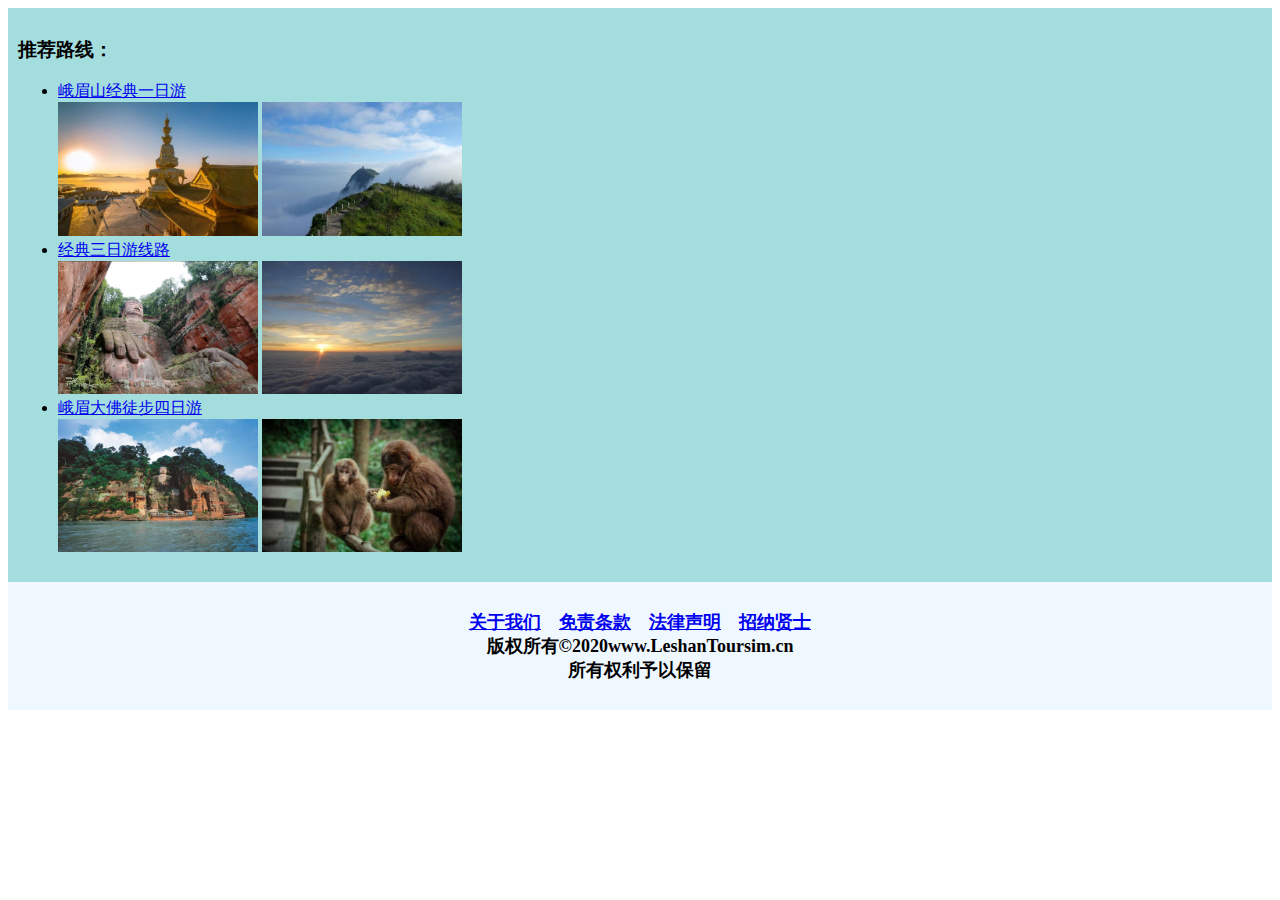
<file: css/201820140309-lili-0602.html>
<!doctype html>
<html lang="zh">
<head>
<meta charset="utf-8">
<title>推荐路线</title>
	<style>
	<!--
	.text{text-indent:2em;
		 font-family: "KaiTi" ;
	     font-size: 24px;
		 line-height: 40px;
		}/*内容文本的样式*/
	.background{
		margin:0 auto;
		background-color: rgba(163,221,221,1.00);
		padding:10px;
		}/*背景样式*/
	.lastcontent{
			font-family: "KaiTi";
			font-weight:bold;
			font-size:18px;
			text-align:center;
		    }
		.backgroundoffooter{
			/*width: 750px;*/
			background-color: aliceblue;
			margin: 0 auto;
			padding:10px;
		    }/*页脚的样式设置*/
	
		/*.backgroundphoto{width: 160px;
		height: 90px;
		background-image:url("images/甜水鸭1.jpg");
		background-repeat: no-repeat;
		}*/
		/*a:hover,a:active{
           background-color:#29B19E;
           }/*鼠标覆盖上*/去的颜色*/
	-->
	</style>
</head>

<body>
	
<div class="background">
	<h3>推荐路线：</h3>
	
	<ul>
  <li><a href="201820140309-lili-0616.html">峨眉山经典一日游</a></li>
	  <img src="../image/201820140309-lili-0637.jpg" width="200" height="133.2" alt=""/>
	  <img src="../image/201820140309-lili-0639.jpg" width="200" height="133.2" alt=""/>
<li><a href="201820140309-lili-0617.html">经典三日游线路</a></li>
	  <img src="../image/201820140309-lili-0638.jpg" width="200" height="133.2" alt=""/>
		<img src="../image/201820140309-lili-0640.jpg" width="200" height="133.2" alt=""/>
<!--<p class="text">成都——乐山——峨眉山</p>-->
<li><a href="201820140309-lili-0618.html">峨眉大佛徒步四日游</a></li>
		<img src="../image/201820140309-lili-0635.jpeg" width="200" height="133.2" alt=""/>
	  <img src="../image/201820140309-lili-0641.jpg" width="200" height="133.2" alt=""/>
  </ul>
</div>
	<div class="backgroundoffooter">
		<footer>
			<p class="lastcontent">
				<a href="201820140309-lili-0603.html">关于我们</a>&nbsp;&nbsp;&nbsp;
				<a href="201820140309-lili-0604.html">免责条款</a>&nbsp;&nbsp;&nbsp;
				<a href="201820140309-lili-0605.html">法律声明</a>&nbsp;&nbsp;&nbsp;
				<a href="201820140309-lili-0606.html">招纳贤士</a>
				<br>版权所有&copy;<!--版权符号-->2020www.LeshanToursim.cn 
			  <br>所有权利予以保留
			</p>
		  </footer>
	</div>
		
</body>
</html>
</file>
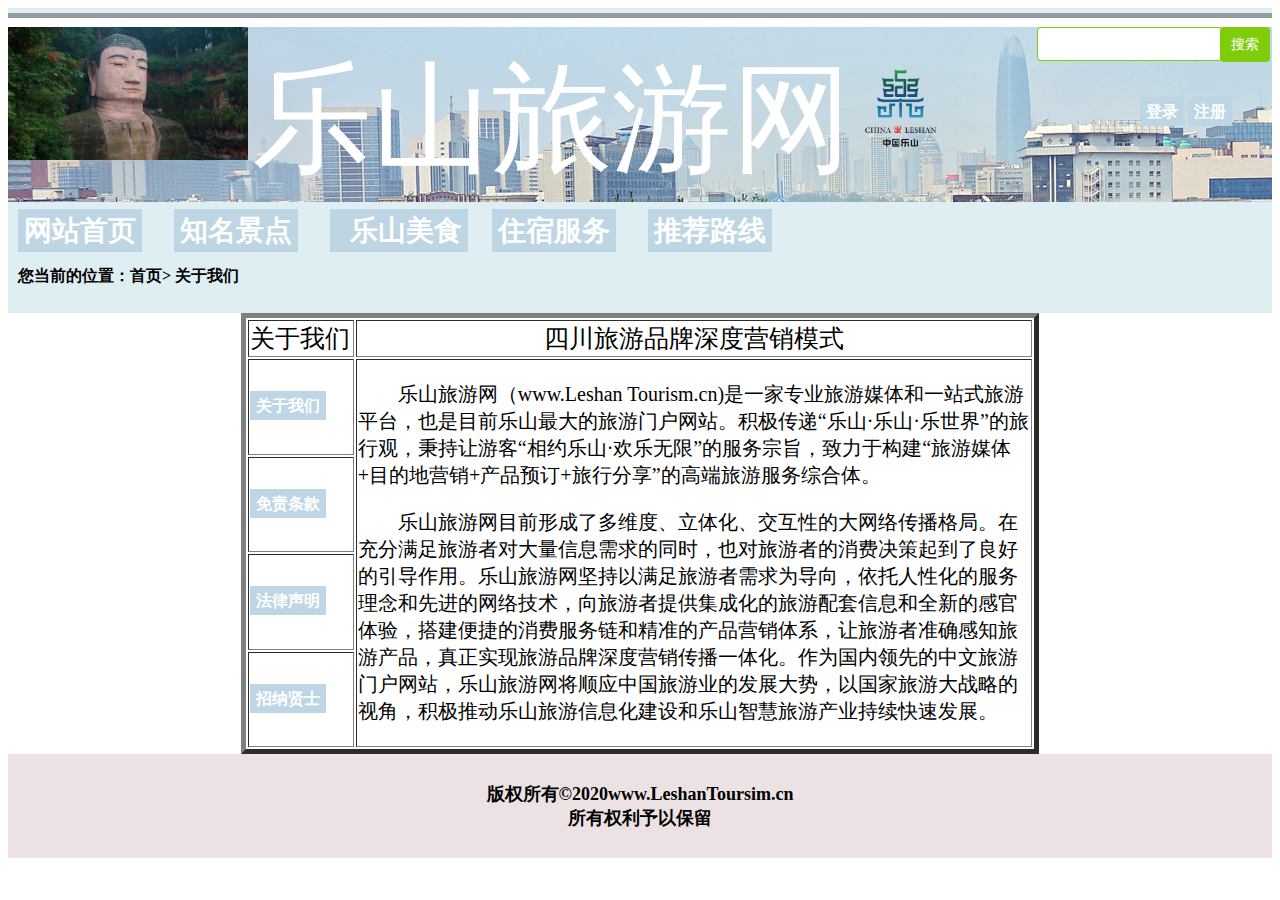
<file: css/201820140309-lili-0603.html>
<!doctype html>
<html lang="zh">
<head>
<meta charset="utf-8">
<title>关于我们</title>
	<style>
		 <!--
		.backgroundofnavigaton{
            background-color:#DFEEF2;
			padding:10px;
	        margin:0 auto;
		    }/*导航栏的背景颜色*/
		.backgroundoftext{
			background-color:#FFFFFF;
			
		    margin: 0 auto
		    }/*正文的背景颜色*/
		.maincontent{
			text-indent:2em;
			font-family: "KaiTi" ;
			font-size: 20px
		    }/*主要内容的样式*/
		.lastcontent{
font-family: "KaiTi";
font-weight:bold;
font-size:18px;
text-align:center;
color: #000000
}/*页脚的文字样式设置*/
.backgroundoffooter{
background-color:#ECE2E3;
margin: 0 auto;
padding:10px;
}/*页脚的样式设置*/
		.fontsize{
			font-size: 25px
		}
		h1 {font-size:60px;}
		
	    ul{
            padding-top:6px;
            padding-bottom:6px;
		   }
	    li{
           display:inline;
           }
        a:link,a:visited{
           font-weight:bold;
           color:#FFFFFF;
           background-color:#BED6E4;
           text-align:center;
           padding:6px;
           text-decoration:none;
           text-transform:uppercase;
		   }/*导航栏的背景框以及字体样式设置*/
       a:hover,a:active{
           background-color:#B0CCC9;
           }/*鼠标覆盖上去的颜色*/
		input{
		   width: 180px;
	       height:30px;
	       border:1px solid #7ecc0b;
	       border-right: none;
	       border-radius: 4px;
		   }/*搜索栏的设置*/
	    button{
	       position:relative;
	       right: 2px;
	       width: 50px;
	       height: 35px;
	       font-size: 14px;
	       color: white;
	       background:#7fcc0b;
	       border:0;
	       border-radius: 4px
		   }/*搜索按钮的设置*/
		.pos_abs{
 position:absolute;
 left:1100px;
 top:80px
}/*登录/注册的位置*/
		.background1{background-image:url("../image/201820140309-lili-0660.png"); width:1920;height: 320}
		-->
	  </style>
</head>

<body>
	<div>
		<!--<div class="background">-->
			<hr style="height:1px;border:none;border-top:10px ridge #DFEEF2;" />
			<div class="background1">
			<img src="../image/201820140309-lili-0636.jpg" width="240" height="133" alt=""/>
		<span style="color: #FFFFFF;font-size: 120px;" >乐山旅游网</span>
			
		<img src="../image/201820140309-lili-0631.png" width="90" height="101" alt=""/>
			
			<div style="float:right"><!--搜索框靠右-->
			<input type="" name="" id="" value="" /><button type="button">搜索</button>
			</div>
			<div class="pos_abs"><ul>
<li><a href="css/201820140309-lili-1002.html">登录</a></li>
<li><a href="css/201820140309-lili-1003.html">注册</a></li>
			</ul></div>
		</div>
		
			<header>
			<div class="backgroundofnavigaton">
				
<span style="font-size: 28px"><a href="../Index.html">网站首页</a></span>&nbsp;&nbsp;&nbsp;&nbsp;&nbsp;&nbsp;&nbsp;
<span style="font-size: 28px"><a href="Untitled-2.html">知名景点</a></span>&nbsp;&nbsp;&nbsp;&nbsp;&nbsp;&nbsp;&nbsp;
<span style="font-size: 28px"><a href="Untitled-1.html">&nbsp;&nbsp;乐山美食</a></span>&nbsp;&nbsp;&nbsp;&nbsp;&nbsp;
<!--<span style="font-size: 28px"><a href="http://shop.bytravel.cn/produce/index478.html">乐山特产</a></span>&nbsp;&nbsp;&nbsp;&nbsp;&nbsp;&nbsp;&nbsp;-->
<span style="font-size: 28px"><a href="Untitled-3.html">住宿服务</a></span>&nbsp;&nbsp;&nbsp;&nbsp;&nbsp;&nbsp;&nbsp;
<span style="font-size: 28px"><a href="Untitled-4.html">推荐路线</a></span>&nbsp;&nbsp;&nbsp;&nbsp;&nbsp;&nbsp;&nbsp;
<!--<span style="font-size: 28px"><a href="http://www.mafengwo.cn/yj/11273/4-0-1.html">乐山游记</a></span>&nbsp;&nbsp;&nbsp;&nbsp;&nbsp;&nbsp;&nbsp;-->
				<p><strong>您当前的位置：首页&gt; 关于我们</strong></p>
			
					</div>
			</header>
		
			</div>
	  <div class="backgroundoftext">
		<main role="main">
			<article>
			
				
		<center>
			<table width="798" height="344" border="5">
  <tbody>
    <tr>
      <td width="83" class="fontsize">关于我们</td>
      <td width="552" class="fontsize"><center>四川旅游品牌深度营销模式</center></td>
    </tr>
    <tr>
      <td><li><a href="#关于我们">关于我们</a></li></td>
      <td rowspan="7"><p class="maincontent">乐山旅游网（www.Leshan Tourism.cn)是一家专业旅游媒体和一站式旅游平台，也是目前乐山最大的旅游门户网站。积极传递“乐山·乐山·乐世界”的旅行观，秉持让游客“相约乐山·欢乐无限”的服务宗旨，致力于构建“旅游媒体+目的地营销+产品预订+旅行分享”的高端旅游服务综合体。</p>
		  <p class="maincontent">乐山旅游网目前形成了多维度、立体化、交互性的大网络传播格局。在充分满足旅游者对大量信息需求的同时，也对旅游者的消费决策起到了良好的引导作用。乐山旅游网坚持以满足旅游者需求为导向，依托人性化的服务理念和先进的网络技术，向旅游者提供集成化的旅游配套信息和全新的感官体验，搭建便捷的消费服务链和精准的产品营销体系，让旅游者准确感知旅游产品，真正实现旅游品牌深度营销传播一体化。作为国内领先的中文旅游门户网站，乐山旅游网将顺应中国旅游业的发展大势，以国家旅游大战略的视角，积极推动乐山旅游信息化建设和乐山智慧旅游产业持续快速发展。</p></td>
    </tr>
    <tr>
      <td><li><a href="201820140309-lili-0604.html">免责条款</a></li></td>
      </tr>
    <tr>
      <td><li><a href="201820140309-lili-0605.html">法律声明</a></li></td>
      </tr>
    <tr>
      <td><li><a href="201820140309-lili-0606.html">招纳贤士</a></li></td>
      </tr>
   
  </tbody>
         </table>
	 </center>
         </article>
</main>
		  <div class="backgroundoffooter">
		<footer>
			<p class="lastcontent">
				版权所有&copy;<!--版权符号-->2020www.LeshanToursim.cn 
			  <br>所有权利予以保留
				
		  </p>
		  </footer>
		  </div>
	  </div>
	

</body>
</html>
</file>
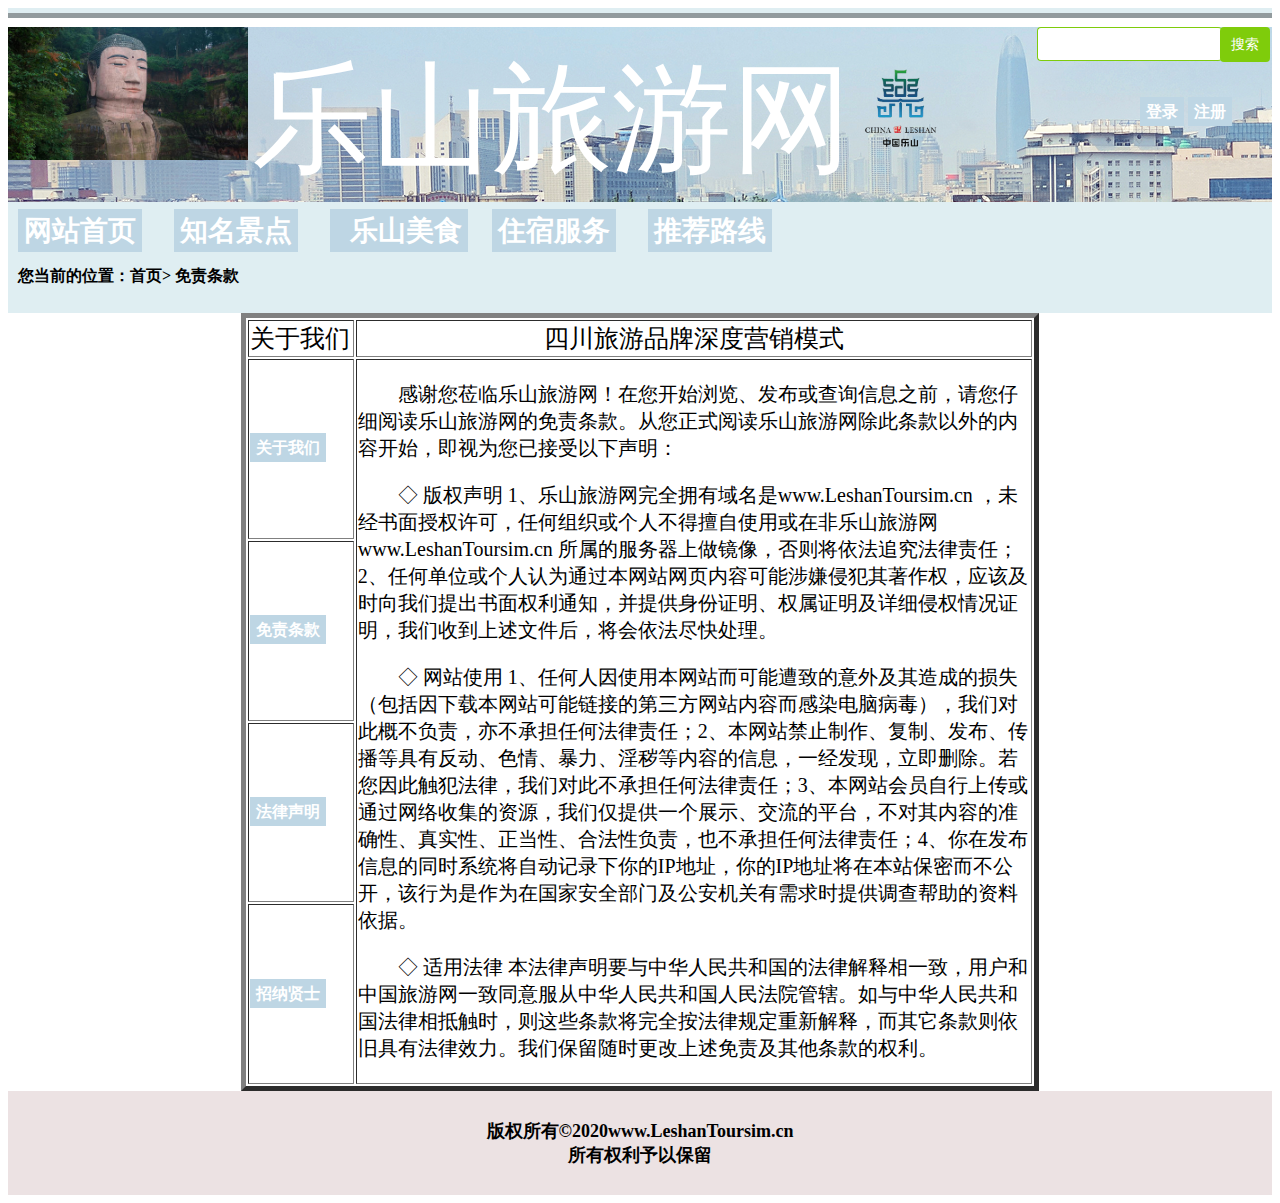
<file: css/201820140309-lili-0604.html>
<!doctype html>
<html lang="zh">
<head>
<meta charset="utf-8">
<title>免责条款</title>
	<style>
		 <!--
		.backgroundofnavigaton{
            background-color:#DFEEF2;
			padding:10px;
	        margin:0 auto;
		    }/*导航栏的背景颜色*/
		.backgroundoftext{
			background-color:#FFFFFF;
			
		    margin: 0 auto
		    }/*正文的背景颜色*/
		.maincontent{
			text-indent:2em;
			font-family: "KaiTi" ;
			font-size: 20px
		    }/*主要内容的样式*/
		.lastcontent{
font-family: "KaiTi";
font-weight:bold;
font-size:18px;
text-align:center;
color: #000000
}/*页脚的文字样式设置*/
.backgroundoffooter{
background-color:#ECE2E3;
margin: 0 auto;
padding:10px;
}/*页脚的样式设置*/
		.fontsize{
			font-size: 25px
		}
		h1 {font-size:60px;}
		
	    ul{
            padding-top:6px;
            padding-bottom:6px;
		   }
	    li{
           display:inline;
           }
        a:link,a:visited{
           font-weight:bold;
           color:#FFFFFF;
           background-color:#BED6E4;
           text-align:center;
           padding:6px;
           text-decoration:none;
           text-transform:uppercase;
		   }/*导航栏的背景框以及字体样式设置*/
       a:hover,a:active{
           background-color:#B0CCC9;
           }/*鼠标覆盖上去的颜色*/
		input{
		   width: 180px;
	       height:30px;
	       border:1px solid #7ecc0b;
	       border-right: none;
	       border-radius: 4px;
		   }/*搜索栏的设置*/
	    button{
	       position:relative;
	       right: 2px;
	       width: 50px;
	       height: 35px;
	       font-size: 14px;
	       color: white;
	       background:#7fcc0b;
	       border:0;
	       border-radius: 4px
		   }/*搜索按钮的设置*/
		.pos_abs{
 position:absolute;
 left:1100px;
 top:80px
}/*登录/注册的位置*/
		.background1{background-image:url("../image/201820140309-lili-0660.png"); width:1920;height: 320}
		-->
	  </style>
</head>

<body>
	<div>
		<!--<div class="background">-->
			<hr style="height:1px;border:none;border-top:10px ridge #DFEEF2;" />
			<div class="background1">
			<img src="../image/201820140309-lili-0636.jpg" width="240" height="133" alt=""/>
		<span style="color: #FFFFFF;font-size: 120px;" >乐山旅游网</span>
			
		<img src="../image/201820140309-lili-0631.png" width="90" height="101" alt=""/>
			
			<div style="float:right"><!--搜索框靠右-->
			<input type="" name="" id="" value="" /><button type="button">搜索</button>
			</div>
			<div class="pos_abs"><ul>
<li><a href="css/201820140309-lili-1002.html">登录</a></li>
<li><a href="css/201820140309-lili-1003.html">注册</a></li>
			</ul></div>
		</div>
		
			<header>
			<div class="backgroundofnavigaton">
				
<span style="font-size: 28px"><a href="../Index.html">网站首页</a></span>&nbsp;&nbsp;&nbsp;&nbsp;&nbsp;&nbsp;&nbsp;
<span style="font-size: 28px"><a href="Untitled-2.html">知名景点</a></span>&nbsp;&nbsp;&nbsp;&nbsp;&nbsp;&nbsp;&nbsp;
<span style="font-size: 28px"><a href="Untitled-1.html">&nbsp;&nbsp;乐山美食</a></span>&nbsp;&nbsp;&nbsp;&nbsp;&nbsp;
<!--<span style="font-size: 28px"><a href="http://shop.bytravel.cn/produce/index478.html">乐山特产</a></span>&nbsp;&nbsp;&nbsp;&nbsp;&nbsp;&nbsp;&nbsp;-->
<span style="font-size: 28px"><a href="Untitled-3.html">住宿服务</a></span>&nbsp;&nbsp;&nbsp;&nbsp;&nbsp;&nbsp;&nbsp;
<span style="font-size: 28px"><a href="Untitled-4.html">推荐路线</a></span>&nbsp;&nbsp;&nbsp;&nbsp;&nbsp;&nbsp;&nbsp;
<!--<span style="font-size: 28px"><a href="http://www.mafengwo.cn/yj/11273/4-0-1.html">乐山游记</a></span>&nbsp;&nbsp;&nbsp;&nbsp;&nbsp;&nbsp;&nbsp;-->
				<p><strong>您当前的位置：首页&gt; 免责条款</strong></p>
			
					</div>
			</header>
		
			</div>
	  <div class="backgroundoftext">
		<main role="main">
			<article>
			
				
		<center>
			<table width="798" height="344" border="5">
  <tbody>
    <tr>
      <td width="83" class="fontsize">关于我们</td>
      <td width="552" class="fontsize"><center>四川旅游品牌深度营销模式</center></td>
    </tr>
	  
    <tr>
      <td><li><a href="201820140309-lili-0603.html">关于我们</a></li></td>
      <td rowspan="7"><p class="maincontent">感谢您莅临乐山旅游网！在您开始浏览、发布或查询信息之前，请您仔细阅读乐山旅游网的免责条款。从您正式阅读乐山旅游网除此条款以外的内容开始，即视为您已接受以下声明：</p>
		  <p class="maincontent">◇ 版权声明
1、乐山旅游网完全拥有域名是www.LeshanToursim.cn ，未经书面授权许可，任何组织或个人不得擅自使用或在非乐山旅游网www.LeshanToursim.cn 所属的服务器上做镜像，否则将依法追究法律责任；2、任何单位或个人认为通过本网站网页内容可能涉嫌侵犯其著作权，应该及时向我们提出书面权利通知，并提供身份证明、权属证明及详细侵权情况证明，我们收到上述文件后，将会依法尽快处理。</p>
		  <p class="maincontent">◇ 网站使用
1、任何人因使用本网站而可能遭致的意外及其造成的损失（包括因下载本网站可能链接的第三方网站内容而感染电脑病毒），我们对此概不负责，亦不承担任何法律责任；2、本网站禁止制作、复制、发布、传播等具有反动、色情、暴力、淫秽等内容的信息，一经发现，立即删除。若您因此触犯法律，我们对此不承担任何法律责任；3、本网站会员自行上传或通过网络收集的资源，我们仅提供一个展示、交流的平台，不对其内容的准确性、真实性、正当性、合法性负责，也不承担任何法律责任；4、你在发布信息的同时系统将自动记录下你的IP地址，你的IP地址将在本站保密而不公开，该行为是作为在国家安全部门及公安机关有需求时提供调查帮助的资料依据。</p>
<p class="maincontent">◇ 适用法律
本法律声明要与中华人民共和国的法律解释相一致，用户和中国旅游网一致同意服从中华人民共和国人民法院管辖。如与中华人民共和国法律相抵触时，则这些条款将完全按法律规定重新解释，而其它条款则依旧具有法律效力。我们保留随时更改上述免责及其他条款的权利。</p></td>
    </tr>
	  <tr>
      <td><li><a href="#免责条款">免责条款</a></li></td>
      </tr>
    
    <tr>
      <td><li><a href="201820140309-lili-0605.html">法律声明</a></li></td>
      </tr>
    <tr>
      <td><li><a href="201820140309-lili-0606.html">招纳贤士</a></li></td>
      </tr>
    
  </tbody>
         </table>
	 </center>
         </article>
</main>
		  <div class="backgroundoffooter">
		<footer>
			<p class="lastcontent">
				版权所有&copy;<!--版权符号-->2020www.LeshanToursim.cn 
			  <br>所有权利予以保留
				
		  </p>
		  </footer>
		  </div>
	  </div>
	

</body>
</html>
</file>
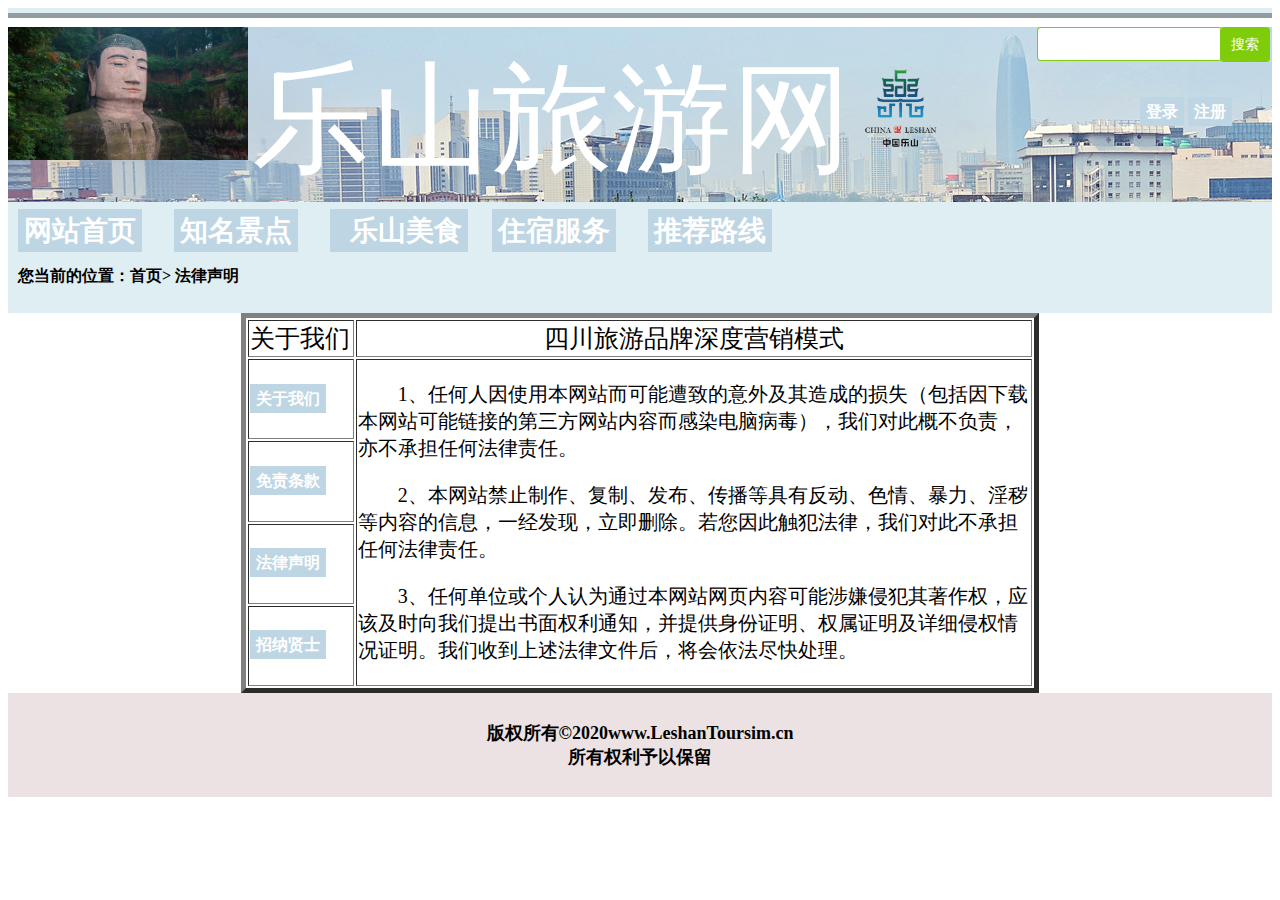
<file: css/201820140309-lili-0605.html>
<!doctype html>
<html lang="zh">
<head>
<meta charset="utf-8">
<title>法律声明</title>
	<style>
		 <!--
		.backgroundofnavigaton{
            background-color:#DFEEF2;
			padding:10px;
	        margin:0 auto;
		    }/*导航栏的背景颜色*/
		.backgroundoftext{
			background-color:#FFFFFF;
			
		    margin: 0 auto
		    }/*正文的背景颜色*/
		.maincontent{
			text-indent:2em;
			font-family: "KaiTi" ;
			font-size: 20px
		    }/*主要内容的样式*/
		.lastcontent{
font-family: "KaiTi";
font-weight:bold;
font-size:18px;
text-align:center;
color: #000000
}/*页脚的文字样式设置*/
.backgroundoffooter{
background-color:#ECE2E3;
margin: 0 auto;
padding:10px;
}/*页脚的样式设置*/
		.fontsize{
			font-size: 25px
		}
		h1 {font-size:60px;}
		
	    ul{
            padding-top:6px;
            padding-bottom:6px;
		   }
	    li{
           display:inline;
           }
        a:link,a:visited{
           font-weight:bold;
           color:#FFFFFF;
           background-color:#BED6E4;
           text-align:center;
           padding:6px;
           text-decoration:none;
           text-transform:uppercase;
		   }/*导航栏的背景框以及字体样式设置*/
       a:hover,a:active{
           background-color:#B0CCC9;
           }/*鼠标覆盖上去的颜色*/
		input{
		   width: 180px;
	       height:30px;
	       border:1px solid #7ecc0b;
	       border-right: none;
	       border-radius: 4px;
		   }/*搜索栏的设置*/
	    button{
	       position:relative;
	       right: 2px;
	       width: 50px;
	       height: 35px;
	       font-size: 14px;
	       color: white;
	       background:#7fcc0b;
	       border:0;
	       border-radius: 4px
		   }/*搜索按钮的设置*/
		.pos_abs{
 position:absolute;
 left:1100px;
 top:80px
}/*登录/注册的位置*/
		.background1{background-image:url("../image/201820140309-lili-0660.png"); width:1920;height: 320}
		-->
	  </style>
</head>

<body>
	<div>
		<!--<div class="background">-->
			<hr style="height:1px;border:none;border-top:10px ridge #DFEEF2;" />
			<div class="background1">
			<img src="../image/201820140309-lili-0636.jpg" width="240" height="133" alt=""/>
		<span style="color: #FFFFFF;font-size: 120px;" >乐山旅游网</span>
			
		<img src="../image/201820140309-lili-0631.png" width="90" height="101" alt=""/>
			
			<div style="float:right"><!--搜索框靠右-->
			<input type="" name="" id="" value="" /><button type="button">搜索</button>
			</div>
			<div class="pos_abs"><ul>
<li><a href="css/201820140309-lili-1002.html">登录</a></li>
<li><a href="css/201820140309-lili-1003.html">注册</a></li>
			</ul></div>
		</div>
		
			<header>
			<div class="backgroundofnavigaton">
				
<span style="font-size: 28px"><a href="../Index.html">网站首页</a></span>&nbsp;&nbsp;&nbsp;&nbsp;&nbsp;&nbsp;&nbsp;
<span style="font-size: 28px"><a href="Untitled-2.html">知名景点</a></span>&nbsp;&nbsp;&nbsp;&nbsp;&nbsp;&nbsp;&nbsp;
<span style="font-size: 28px"><a href="Untitled-1.html">&nbsp;&nbsp;乐山美食</a></span>&nbsp;&nbsp;&nbsp;&nbsp;&nbsp;
<!--<span style="font-size: 28px"><a href="http://shop.bytravel.cn/produce/index478.html">乐山特产</a></span>&nbsp;&nbsp;&nbsp;&nbsp;&nbsp;&nbsp;&nbsp;-->
<span style="font-size: 28px"><a href="Untitled-3.html">住宿服务</a></span>&nbsp;&nbsp;&nbsp;&nbsp;&nbsp;&nbsp;&nbsp;
<span style="font-size: 28px"><a href="Untitled-4.html">推荐路线</a></span>&nbsp;&nbsp;&nbsp;&nbsp;&nbsp;&nbsp;&nbsp;
<!--<span style="font-size: 28px"><a href="http://www.mafengwo.cn/yj/11273/4-0-1.html">乐山游记</a></span>&nbsp;&nbsp;&nbsp;&nbsp;&nbsp;&nbsp;&nbsp;-->
				<p><strong>您当前的位置：首页&gt; 法律声明</strong></p>
			
					</div>
			</header>
		
			</div>
	  <div class="backgroundoftext">
		<main role="main">
			<article>
			
				
		<center>
			<table width="798" height="344" border="5">
  <tbody>
    <tr>
      <td width="83" class="fontsize">关于我们</td>
      <td width="552" class="fontsize"><center>四川旅游品牌深度营销模式</center></td>
    </tr>
    <tr>
      <td><li><a href="201820140309-lili-0603.html">关于我们</a></li></td>
      <td rowspan="7"><p class="maincontent"> 1、任何人因使用本网站而可能遭致的意外及其造成的损失（包括因下载本网站可能链接的第三方网站内容而感染电脑病毒），我们对此概不负责，亦不承担任何法律责任。
<p class="maincontent">2、本网站禁止制作、复制、发布、传播等具有反动、色情、暴力、淫秽等内容的信息，一经发现，立即删除。若您因此触犯法律，我们对此不承担任何法律责任。</p>
<p class="maincontent">3、任何单位或个人认为通过本网站网页内容可能涉嫌侵犯其著作权，应该及时向我们提出书面权利通知，并提供身份证明、权属证明及详细侵权情况证明。我们收到上述法律文件后，将会依法尽快处理。</p></p></td>
    </tr>
    <tr>
      <td><li><a href="201820140309-lili-0604.html">免责条款</a></li></td>
      </tr>
    <tr>
      <td><li><a href="#法律声明">法律声明</a></li></td>
      </tr>
    <tr>
      <td><li><a href="201820140309-lili-0606.html">招纳贤士</a></li></td>
      </tr>
    
  </tbody>
         </table>
	 </center>
         </article>
</main>
		  <div class="backgroundoffooter">
		<footer>
			<p class="lastcontent">
				版权所有&copy;<!--版权符号-->2020www.LeshanToursim.cn 
			  <br>所有权利予以保留
				
		  </p>
		  </footer>
		  </div>
	  </div>
	

</body>
</html>
</file>
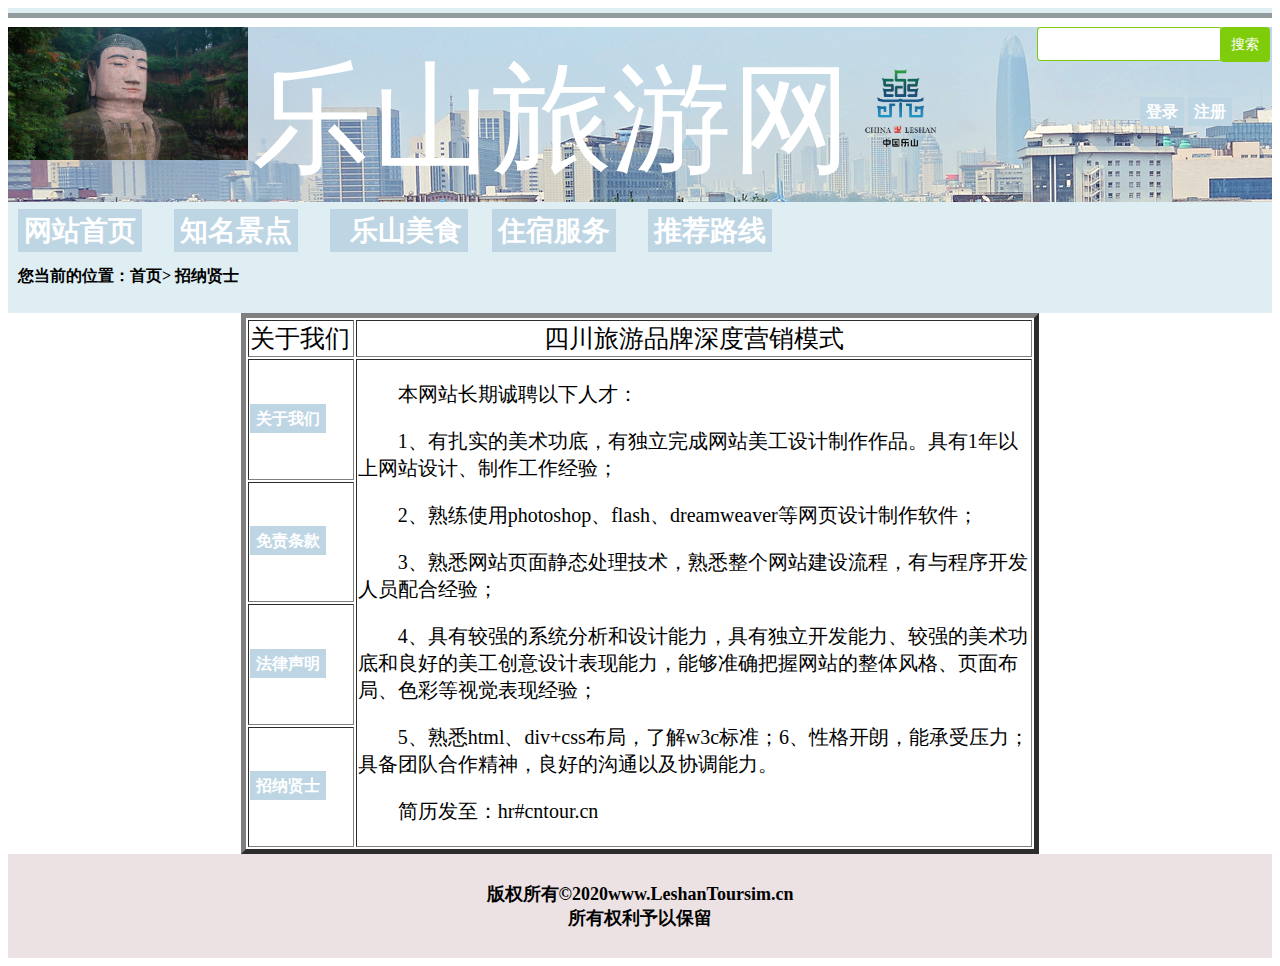
<file: css/201820140309-lili-0606.html>
<!doctype html>
<html lang="zh">
<head>
<meta charset="utf-8">
<title>招纳贤士</title>
	<style>
		 <!--
		.backgroundofnavigaton{
            background-color:#DFEEF2;
			padding:10px;
	        margin:0 auto;
		    }/*导航栏的背景颜色*/
		.backgroundoftext{
			background-color:#FFFFFF;
			
		    margin: 0 auto
		    }/*正文的背景颜色*/
		.maincontent{
			text-indent:2em;
			font-family: "KaiTi" ;
			font-size: 20px
		    }/*主要内容的样式*/
		.lastcontent{
font-family: "KaiTi";
font-weight:bold;
font-size:18px;
text-align:center;
color: #000000
}/*页脚的文字样式设置*/
.backgroundoffooter{
background-color:#ECE2E3;
margin: 0 auto;
padding:10px;
}/*页脚的样式设置*/
		.fontsize{
			font-size: 25px
		}
		h1 {font-size:60px;}
		
	    ul{
            padding-top:6px;
            padding-bottom:6px;
		   }
	    li{
           display:inline;
           }
        a:link,a:visited{
           font-weight:bold;
           color:#FFFFFF;
           background-color:#BED6E4;
           text-align:center;
           padding:6px;
           text-decoration:none;
           text-transform:uppercase;
		   }/*导航栏的背景框以及字体样式设置*/
       a:hover,a:active{
           background-color:#B0CCC9;
           }/*鼠标覆盖上去的颜色*/
		input{
		   width: 180px;
	       height:30px;
	       border:1px solid #7ecc0b;
	       border-right: none;
	       border-radius: 4px;
		   }/*搜索栏的设置*/
	    button{
	       position:relative;
	       right: 2px;
	       width: 50px;
	       height: 35px;
	       font-size: 14px;
	       color: white;
	       background:#7fcc0b;
	       border:0;
	       border-radius: 4px
		   }/*搜索按钮的设置*/
		.pos_abs{
 position:absolute;
 left:1100px;
 top:80px
}/*登录/注册的位置*/
		.background1{background-image:url("../image/201820140309-lili-0660.png"); width:1920;height: 320}
		-->
	  </style>
</head>

<body>
	<div>
		<!--<div class="background">-->
			<hr style="height:1px;border:none;border-top:10px ridge #DFEEF2;" />
			<div class="background1">
			<img src="../image/201820140309-lili-0636.jpg" width="240" height="133" alt=""/>
		<span style="color: #FFFFFF;font-size: 120px;" >乐山旅游网</span>
			
		<img src="../image/201820140309-lili-0631.png" width="90" height="101" alt=""/>
			
			<div style="float:right"><!--搜索框靠右-->
			<input type="" name="" id="" value="" /><button type="button">搜索</button>
			</div>
			<div class="pos_abs"><ul>
<li><a href="css/201820140309-lili-1002.html">登录</a></li>
<li><a href="css/201820140309-lili-1003.html">注册</a></li>
			</ul></div>
		</div>
		
			<header>
			<div class="backgroundofnavigaton">
				
<span style="font-size: 28px"><a href="../Index.html">网站首页</a></span>&nbsp;&nbsp;&nbsp;&nbsp;&nbsp;&nbsp;&nbsp;
<span style="font-size: 28px"><a href="Untitled-2.html">知名景点</a></span>&nbsp;&nbsp;&nbsp;&nbsp;&nbsp;&nbsp;&nbsp;
<span style="font-size: 28px"><a href="Untitled-1.html">&nbsp;&nbsp;乐山美食</a></span>&nbsp;&nbsp;&nbsp;&nbsp;&nbsp;
<!--<span style="font-size: 28px"><a href="http://shop.bytravel.cn/produce/index478.html">乐山特产</a></span>&nbsp;&nbsp;&nbsp;&nbsp;&nbsp;&nbsp;&nbsp;-->
<span style="font-size: 28px"><a href="Untitled-3.html">住宿服务</a></span>&nbsp;&nbsp;&nbsp;&nbsp;&nbsp;&nbsp;&nbsp;
<span style="font-size: 28px"><a href="Untitled-4.html">推荐路线</a></span>&nbsp;&nbsp;&nbsp;&nbsp;&nbsp;&nbsp;&nbsp;
<!--<span style="font-size: 28px"><a href="http://www.mafengwo.cn/yj/11273/4-0-1.html">乐山游记</a></span>&nbsp;&nbsp;&nbsp;&nbsp;&nbsp;&nbsp;&nbsp;-->
				<p><strong>您当前的位置：首页&gt; 招纳贤士</strong></p>
			
					</div>
			</header>
		
			</div>
	 <div class="backgroundoftext">
		<main role="main">
			<article>
			
				
		<center>
			<table width="798" height="344" border="5">
  <tbody>
    <tr>
      <td width="83" class="fontsize">关于我们</td>
      <td width="552" class="fontsize"><center>四川旅游品牌深度营销模式</center></td>
    </tr>
    <tr>
      <td><li><a href="201820140309-lili-0603.html">关于我们</a></li></td>
		<td rowspan="7"><p class="maincontent">本网站长期诚聘以下人才：</p>
		  <p class="maincontent">1、有扎实的美术功底，有独立完成网站美工设计制作作品。具有1年以上网站设计、制作工作经验；</p>
		  <p class="maincontent">2、熟练使用photoshop、flash、dreamweaver等网页设计制作软件；</p>
		  <p class="maincontent">3、熟悉网站页面静态处理技术，熟悉整个网站建设流程，有与程序开发人员配合经验；</p>
		  <p class="maincontent">4、具有较强的系统分析和设计能力，具有独立开发能力、较强的美术功底和良好的美工创意设计表现能力，能够准确把握网站的整体风格、页面布局、色彩等视觉表现经验；</p>
			<p class="maincontent">5、熟悉html、div+css布局，了解w3c标准；6、性格开朗，能承受压力；具备团队合作精神，良好的沟通以及协调能力。</p>
			<p class="maincontent">简历发至：hr#cntour.cn</p></td>
    </tr>
    <tr>
      <td><li><a href="201820140309-lili-0604.html">免责条款</a></li></td>
      </tr>
    <tr>
      <td><li><a href="201820140309-lili-0605.html">法律声明</a></li></td>
      </tr>
    <tr>
      <td><li><a href="#招纳贤士">招纳贤士</a></li></td>
      </tr>
    
  </tbody>
         </table>
	 </center>
         </article>
</main>
		  <div class="backgroundoffooter">
		<footer>
			<p class="lastcontent">
				版权所有&copy;<!--版权符号-->2020www.LeshanToursim.cn 
			  <br>所有权利予以保留
				
		  </p>
		  </footer>
		  </div>
	  </div>
	

</body>
</html>
</file>
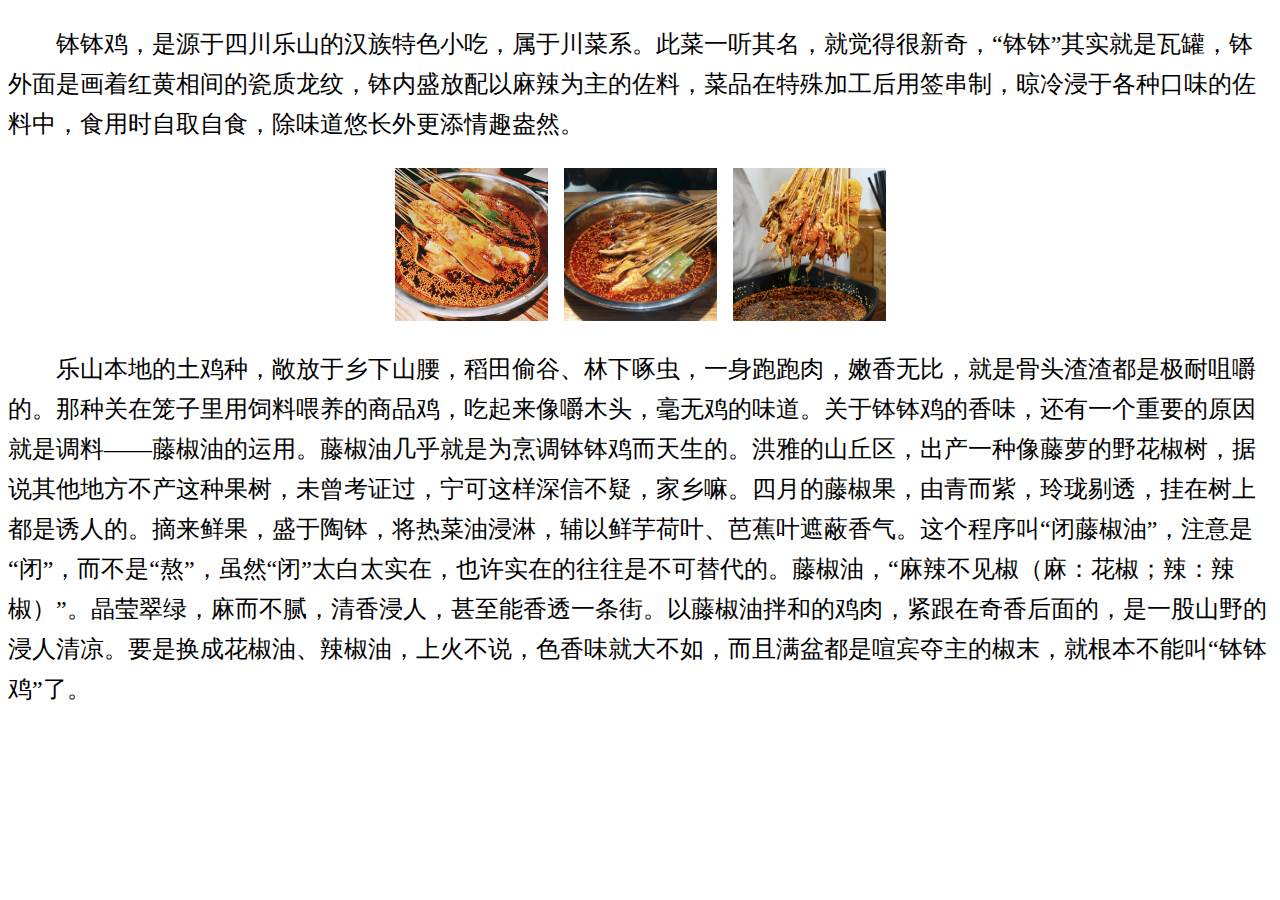
<file: css/201820140309-lili-0607.html>
<!doctype html>
<html lang="zh">
<head>
<meta charset="utf-8">
<title>钵钵鸡</title>
	<style>
	<!--
	.text{text-indent:2em;
		 font-family: "KaiTi" ;
	     font-size: 24px;
		 line-height: 40px;
		}/*内容文本的样式*/
	.background{/*width: 750px;*/
		margin:0 auto;
		background-color:#ffffff;
		/*padding:10px;*/
		}/*背景样式*/
	
	-->
	</style>
</head>

<body>
	
<div class="backgroundphoto">
	<div class="background">
	<p class="text">钵钵鸡，是源于四川乐山的汉族特色小吃，属于川菜系。此菜一听其名，就觉得很新奇，“钵钵”其实就是瓦罐，钵外面是画着红黄相间的瓷质龙纹，钵内盛放配以麻辣为主的佐料，菜品在特殊加工后用签串制，晾冷浸于各种口味的佐料中，食用时自取自食，除味道悠长外更添情趣盎然。</p>
	<p style="text-align: center">
		<img src="../image/201820140309-lili-0601.JPG" width="153" height="153" alt=""/>&nbsp;&nbsp;&nbsp;
        <img src="../image/201820140309-lili-0602.JPG" width="153" height="153" alt=""/>&nbsp;&nbsp;&nbsp;
		<img src="../image/201820140309-lili-0603.JPG" width="153" height="153" alt=""/>
	</p>
<p class="text">乐山本地的土鸡种，敞放于乡下山腰，稻田偷谷、林下啄虫，一身跑跑肉，嫩香无比，就是骨头渣渣都是极耐咀嚼的。那种关在笼子里用饲料喂养的商品鸡，吃起来像嚼木头，毫无鸡的味道。关于钵钵鸡的香味，还有一个重要的原因就是调料——藤椒油的运用。藤椒油几乎就是为烹调钵钵鸡而天生的。洪雅的山丘区，出产一种像藤萝的野花椒树，据说其他地方不产这种果树，未曾考证过，宁可这样深信不疑，家乡嘛。四月的藤椒果，由青而紫，玲珑剔透，挂在树上都是诱人的。摘来鲜果，盛于陶钵，将热菜油浸淋，辅以鲜芋荷叶、芭蕉叶遮蔽香气。这个程序叫“闭藤椒油”，注意是“闭”，而不是“熬”，虽然“闭”太白太实在，也许实在的往往是不可替代的。藤椒油，“麻辣不见椒（麻：花椒；辣：辣椒）”。晶莹翠绿，麻而不腻，清香浸人，甚至能香透一条街。以藤椒油拌和的鸡肉，紧跟在奇香后面的，是一股山野的浸人清凉。要是换成花椒油、辣椒油，上火不说，色香味就大不如，而且满盆都是喧宾夺主的椒末，就根本不能叫“钵钵鸡”了。</p><!--正文-->
		</div>
	</div>
	</body>
</html>
</file>
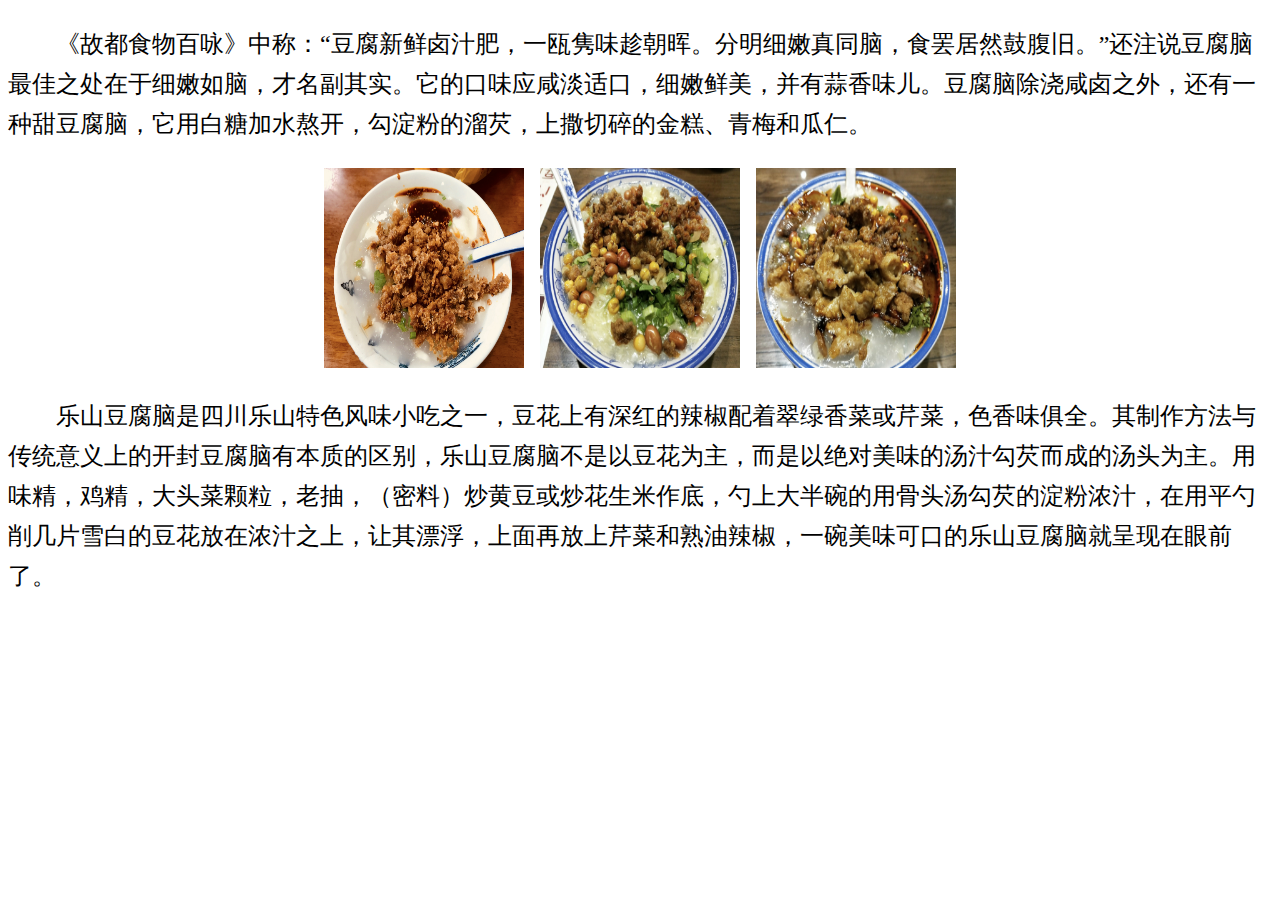
<file: css/201820140309-lili-0608.html>
<!doctype html>
<html lang="zh">
<head>
<meta charset="utf-8">
<title>豆腐脑</title>
	<style>
	<!--
	.text{text-indent:2em;
		 font-family: "KaiTi" ;
	     font-size: 24px;
		 line-height: 40px;
		}/*内容文本的样式*/
	.background{/*width: 750px;*/
		margin:0 auto;
		background-color:#ffffff;
		/*padding:10px;*/
		}/*背景样式*/
	
		
	-->
	</style>
</head>

<body>
	
	
<div class="background">
	<p class="text">《故都食物百咏》中称：“豆腐新鲜卤汁肥，一瓯隽味趁朝晖。分明细嫩真同脑，食罢居然鼓腹旧。”还注说豆腐脑最佳之处在于细嫩如脑，才名副其实。它的口味应咸淡适口，细嫩鲜美，并有蒜香味儿。豆腐脑除浇咸卤之外，还有一种甜豆腐脑，它用白糖加水熬开，勾淀粉的溜芡，上撒切碎的金糕、青梅和瓜仁。</p>
	<p style="text-align: center">
	<img src="../image/201820140309-lili-0604.JPG" width="200" height="200" alt=""/>&nbsp;&nbsp;&nbsp;
	<img src="../image/201820140309-lili-0605.JPG" width="200" height="200" alt=""/>&nbsp;&nbsp;&nbsp;
    <img src="../image/201820140309-lili-0606.JPG" width="200" height="200" alt=""/>
	</p>
<p class="text">乐山豆腐脑是四川乐山特色风味小吃之一，豆花上有深红的辣椒配着翠绿香菜或芹菜，色香味俱全。其制作方法与传统意义上的开封豆腐脑有本质的区别，乐山豆腐脑不是以豆花为主，而是以绝对美味的汤汁勾芡而成的汤头为主。用味精，鸡精，大头菜颗粒，老抽，（密料）炒黄豆或炒花生米作底，勺上大半碗的用骨头汤勾芡的淀粉浓汁，在用平勺削几片雪白的豆花放在浓汁之上，让其漂浮，上面再放上芹菜和熟油辣椒，一碗美味可口的乐山豆腐脑就呈现在眼前了。</p><!--正文-->
</div>
		<!--</div>-->
		
</body>
</html>
</file>
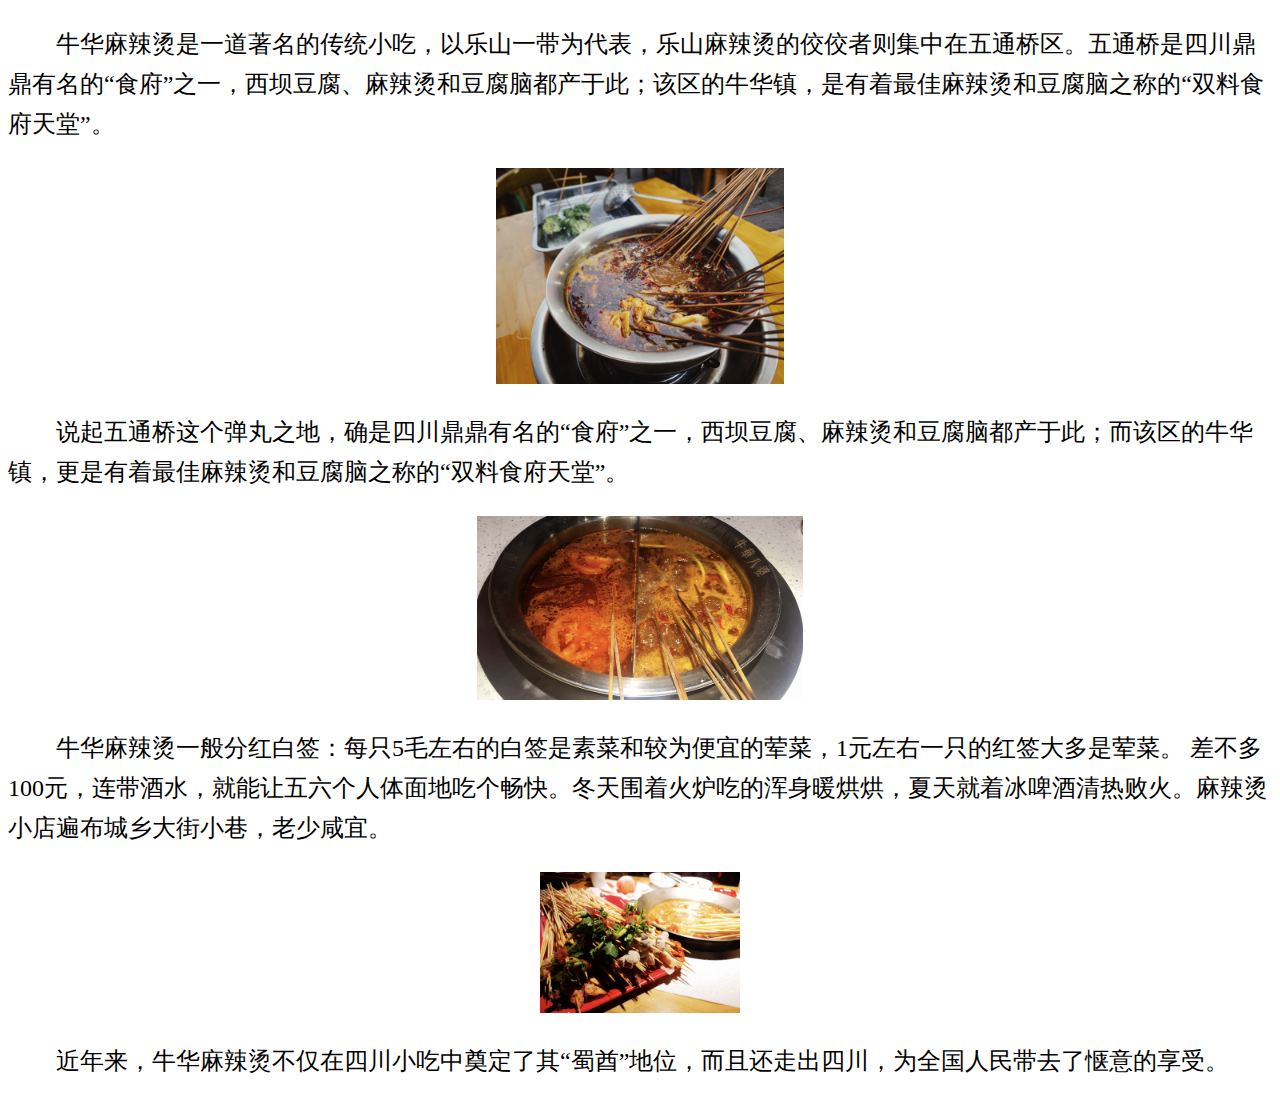
<file: css/201820140309-lili-0609.html>
<!doctype html>
<html lang="zh">
<head>
<meta charset="utf-8">
<title>牛华麻辣烫</title>
	<style>
	<!--
	.text{text-indent:2em;
		 font-family: "KaiTi" ;
	     font-size: 24px;
		 line-height: 40px;
		}/*内容文本的样式*/
	.background{/*width: 750px;*/
		margin:0 auto;
		background-color:#ffffff;
		/*padding:10px;*/
		}/*背景样式*/
	
		
	-->
	</style>
</head>

<body>
	
<div class="background">
	<p class="text">牛华麻辣烫是一道著名的传统小吃，以乐山一带为代表，乐山麻辣烫的佼佼者则集中在五通桥区。五通桥是四川鼎鼎有名的“食府”之一，西坝豆腐、麻辣烫和豆腐脑都产于此；该区的牛华镇，是有着最佳麻辣烫和豆腐脑之称的“双料食府天堂”。</p>
	<p style="text-align: center">
    <img src="../image/201820140309-lili-0610.JPG" width="288.0" height="216.0" alt=""/>
	</p>
<p class="text">说起五通桥这个弹丸之地，确是四川鼎鼎有名的“食府”之一，西坝豆腐、麻辣烫和豆腐脑都产于此；而该区的牛华镇，更是有着最佳麻辣烫和豆腐脑之称的“双料食府天堂”。</p>
	<p style="text-align: center">
	<img src="../image/201820140309-lili-0611.JPG" width="326.4" height="183.6" alt=""/>
	</p>
	<p class="text">牛华麻辣烫一般分红白签：每只5毛左右的白签是素菜和较为便宜的荤菜，1元左右一只的红签大多是荤菜。
差不多100元，连带酒水，就能让五六个人体面地吃个畅快。冬天围着火炉吃的浑身暖烘烘，夏天就着冰啤酒清热败火。麻辣烫小店遍布城乡大街小巷，老少咸宜。</p>
	<p style="text-align: center">
	<img src="../image/201820140309-lili-0612.JPG" width="200.0" height="141.8" alt=""/>
	</p>
	<p class="text">近年来，牛华麻辣烫不仅在四川小吃中奠定了其“蜀酋”地位，而且还走出四川，为全国人民带去了惬意的享受。</p><!--正文-->
</div>
		
</body>
</html>
</file>
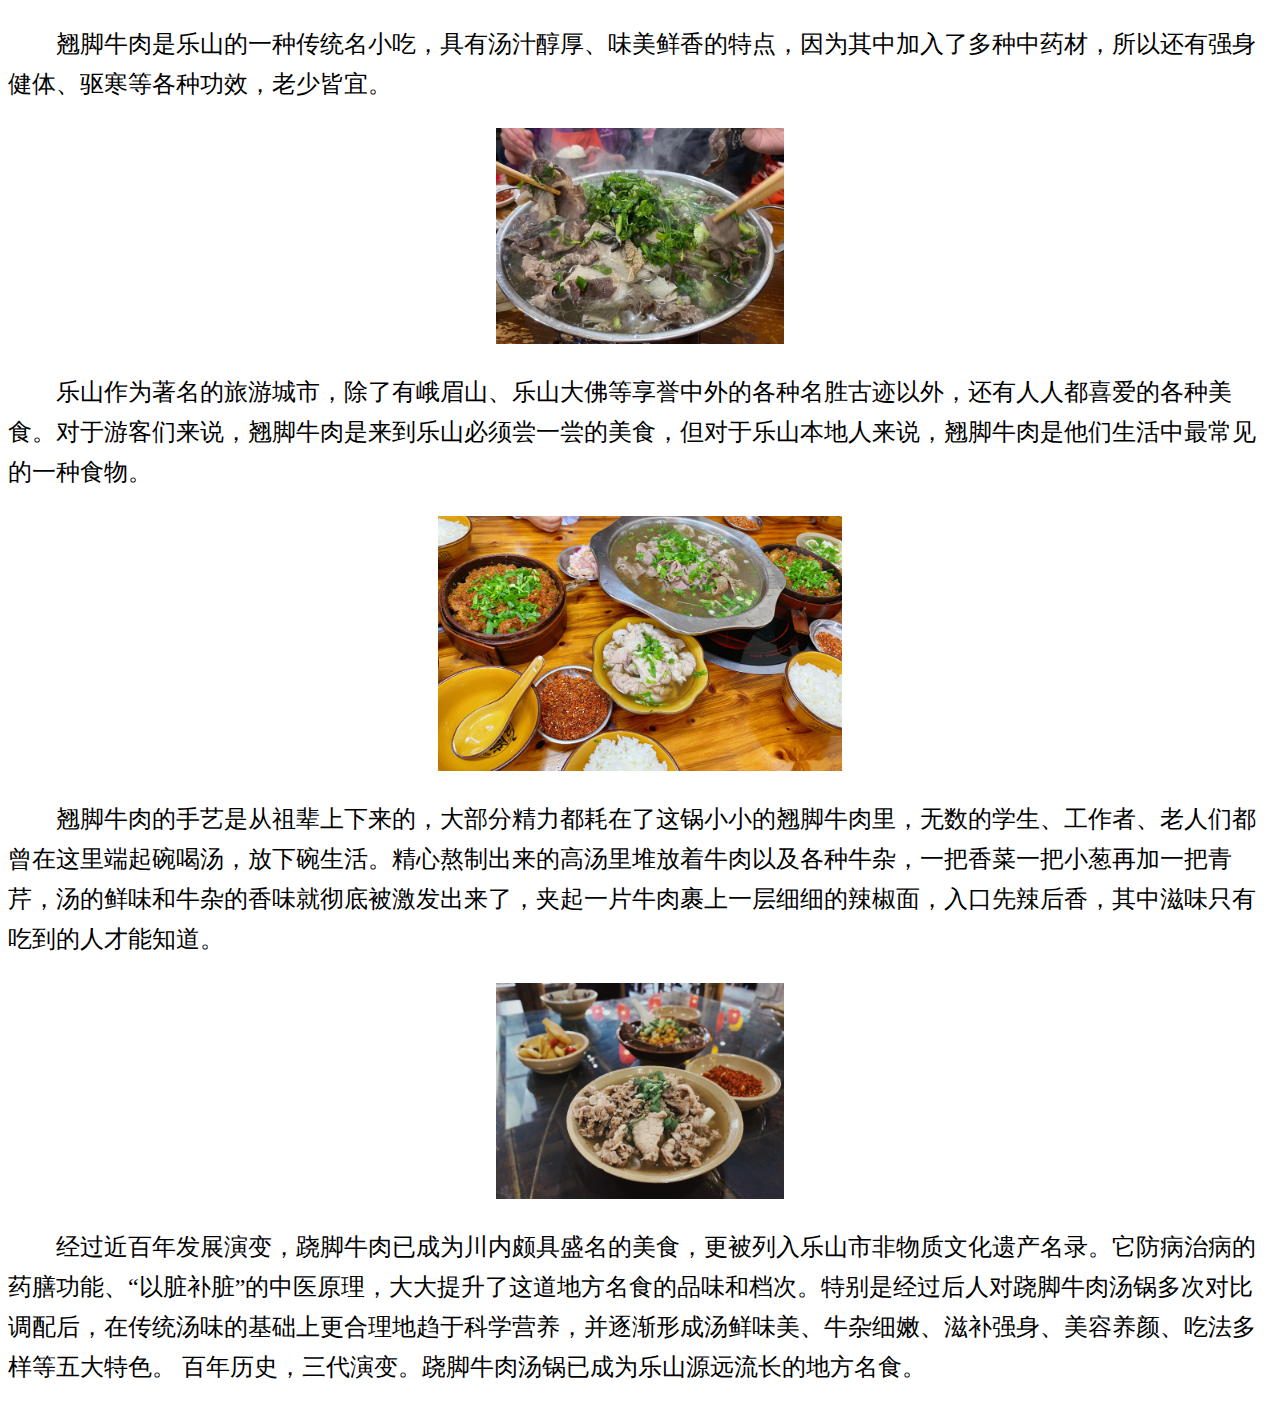
<file: css/201820140309-lili-0610.html>
<!doctype html>
<html lang="zh">
<head>
<meta charset="utf-8">
<title>翘脚牛肉</title>
	<style>
	<!--
	.text{text-indent:2em;
		 font-family: "KaiTi" ;
	     font-size: 24px;
		 line-height: 40px;
		}/*内容文本的样式*/
	.background{/*width: 750px;*/
		margin:0 auto;
		background-color:#ffffff;
		/*padding:10px;*/
		}/*背景样式*/
	
		
	-->
	</style>
</head>

<body>
	
<div class="background">
	<p class="text">翘脚牛肉是乐山的一种传统名小吃，具有汤汁醇厚、味美鲜香的特点，因为其中加入了多种中药材，所以还有强身健体、驱寒等各种功效，老少皆宜。</p>
	<p style="text-align: center">
    <img src="../image/201820140309-lili-0615.JPG" width="288" height="216" alt=""/></p>
	<p class="text">乐山作为著名的旅游城市，除了有峨眉山、乐山大佛等享誉中外的各种名胜古迹以外，还有人人都喜爱的各种美食。对于游客们来说，翘脚牛肉是来到乐山必须尝一尝的美食，但对于乐山本地人来说，翘脚牛肉是他们生活中最常见的一种食物。</p>
	<p style="text-align: center"><img src="../image/201820140309-lili-0613.JPG" width="403.2" height="254.6" alt=""/></p>
	<p class="text">翘脚牛肉的手艺是从祖辈上下来的，大部分精力都耗在了这锅小小的翘脚牛肉里，无数的学生、工作者、老人们都曾在这里端起碗喝汤，放下碗生活。精心熬制出来的高汤里堆放着牛肉以及各种牛杂，一把香菜一把小葱再加一把青芹，汤的鲜味和牛杂的香味就彻底被激发出来了，夹起一片牛肉裹上一层细细的辣椒面，入口先辣后香，其中滋味只有吃到的人才能知道。</p>
	<p style="text-align: center"><img src="../image/201820140309-lili-0614.JPG" width="288" height="216" alt=""/></p>
	<p class="text">经过近百年发展演变，跷脚牛肉已成为川内颇具盛名的美食，更被列入乐山市非物质文化遗产名录。它防病治病的药膳功能、“以脏补脏”的中医原理，大大提升了这道地方名食的品味和档次。特别是经过后人对跷脚牛肉汤锅多次对比调配后，在传统汤味的基础上更合理地趋于科学营养，并逐渐形成汤鲜味美、牛杂细嫩、滋补强身、美容养颜、吃法多样等五大特色。 百年历史，三代演变。跷脚牛肉汤锅已成为乐山源远流长的地方名食。</p><!--正文-->
</div>
		
</body>
</html>
</file>
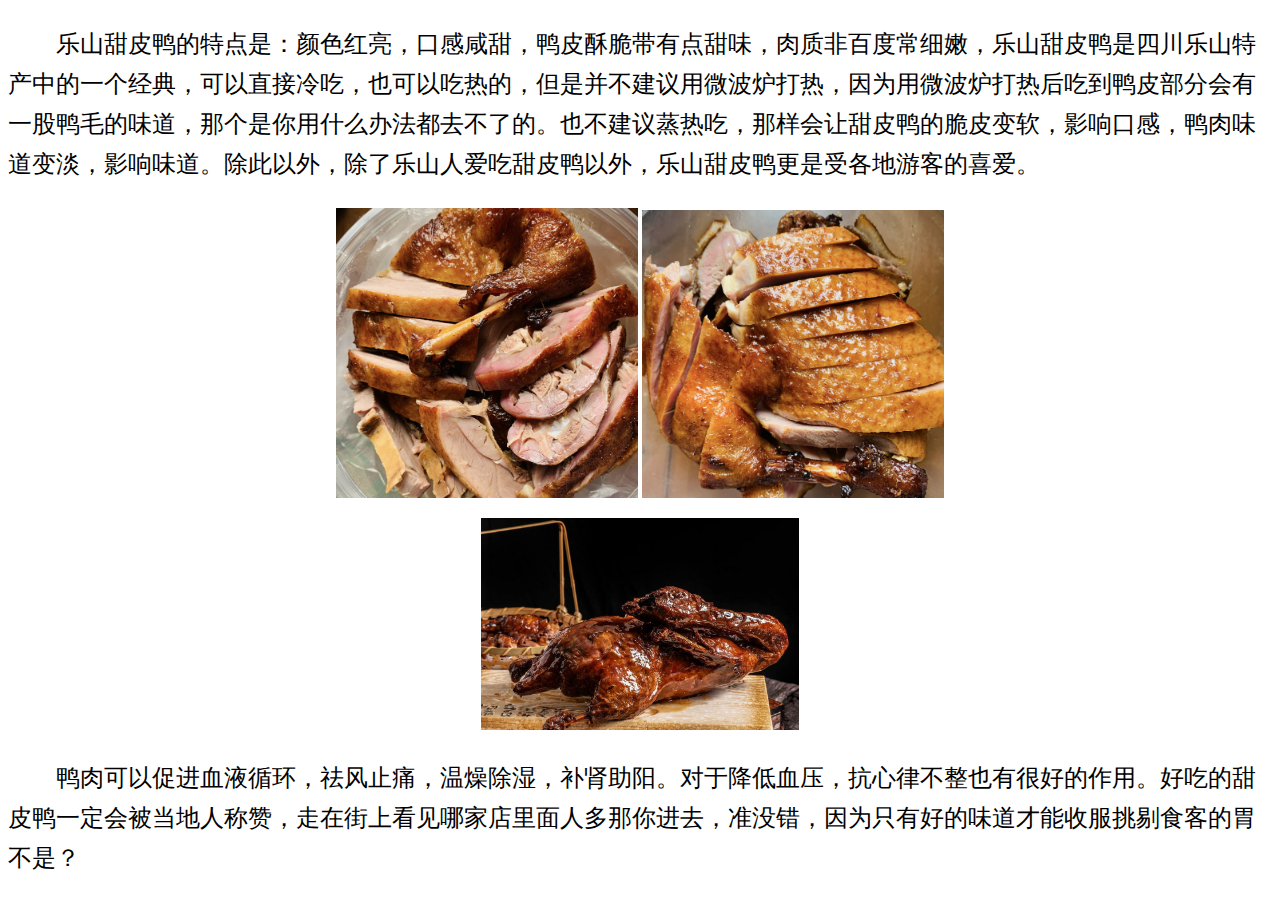
<file: css/201820140309-lili-0611.html>
<!doctype html>
<html lang="zh">
<head>
<meta charset="utf-8">
<title>甜水鸭</title>
	<style>
	<!--
	.text{text-indent:2em;
		 font-family: "KaiTi" ;
	     font-size: 24px;
		 line-height: 40px;
		}/*内容文本的样式*/
	.background{/*width: 750px;*/
		margin:0 auto;
		background-color:#ffffff;
		/*padding:10px;*/
		}/*背景样式*/
	
		
	-->
	</style>
</head>

<body>
	
<div class="background">
	<p class="text">乐山甜皮鸭的特点是：颜色红亮，口感咸甜，鸭皮酥脆带有点甜味，肉质非百度常细嫩，乐山甜皮鸭是四川乐山特产中的一个经典，可以直接冷吃，也可以吃热的，但是并不建议用微波炉打热，因为用微波炉打热后吃到鸭皮部分会有一股鸭毛的味道，那个是你用什么办法都去不了的。也不建议蒸热吃，那样会让甜皮鸭的脆皮变软，影响口感，鸭肉味道变淡，影响味道。除此以外，除了乐山人爱吃甜皮鸭以外，乐山甜皮鸭更是受各地游客的喜爱。</p>
	<p style="text-align: center">
		<img src="../image/201820140309-lili-0616.JPG" width="302.4" height="289.8" alt=""/>
		<img src="../image/201820140309-lili-0617.JPG" width="302.4" height="288.3" alt=""/></p>
  <p style="text-align: center">
	  <img src="../image/201820140309-lili-0618.JPG" width="317.7" height="212.3" alt=""/></p>
<p class="text">鸭肉可以促进血液循环，祛风止痛，温燥除湿，补肾助阳。对于降低血压，抗心律不整也有很好的作用。好吃的甜皮鸭一定会被当地人称赞，走在街上看见哪家店里面人多那你进去，准没错，因为只有好的味道才能收服挑剔食客的胃不是？</p><!--正文-->
</div>
		
</body>
</html>
</file>
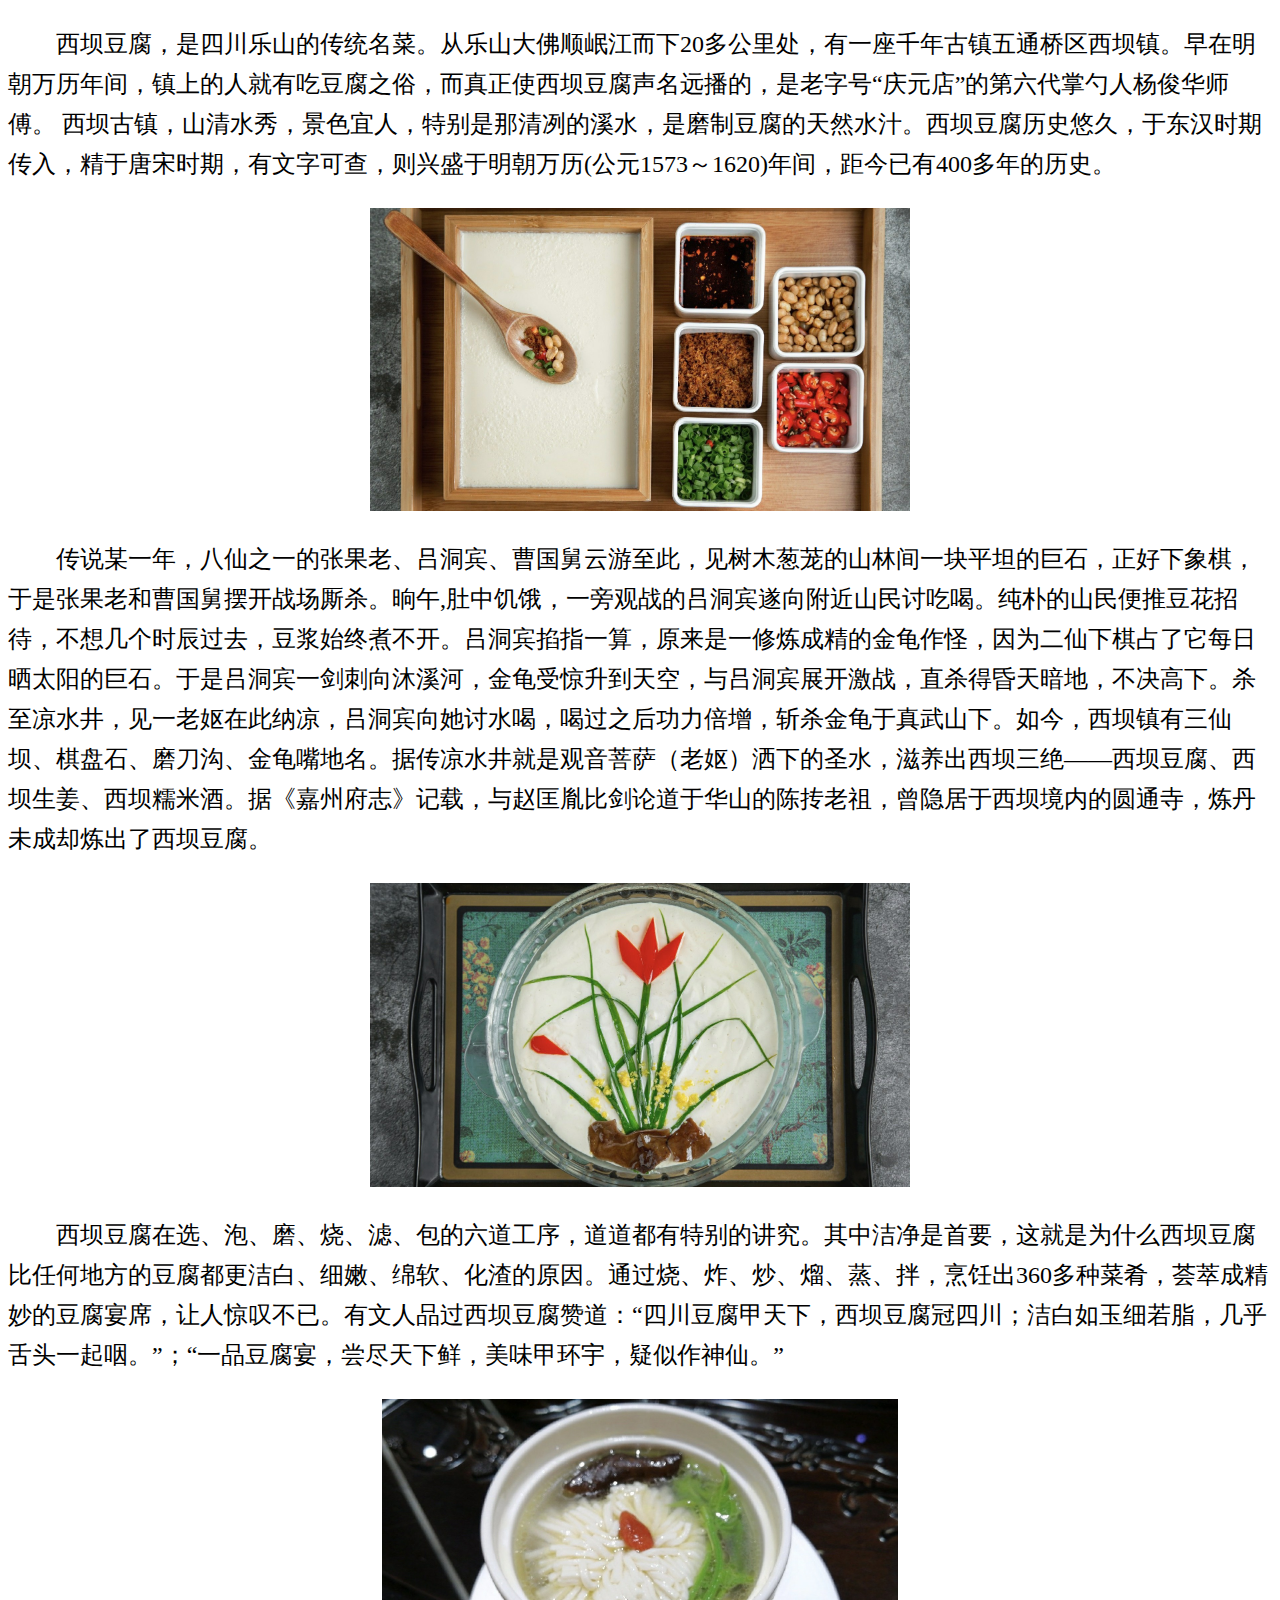
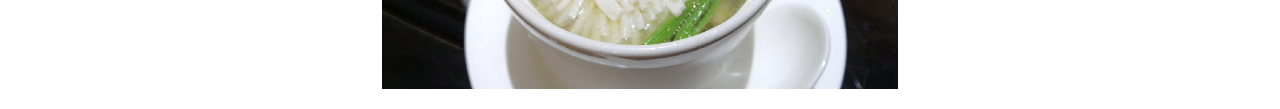
<file: css/201820140309-lili-0612.html>
<!doctype html>
<html lang="zh">
<head>
<meta charset="utf-8">
<title>西坝豆腐</title>
	<style>
	<!--
	.text{text-indent:2em;
		 font-family: "KaiTi" ;
	     font-size: 24px;
		 line-height: 40px;
		}/*内容文本的样式*/
	.background{/*width: 750px;*/
		margin:0 auto;
		background-color:#ffffff;
		/*padding:10px;*/
		}/*背景样式*/
	
		
	-->
	</style>
</head>

<body>
	
<div class="background">
	<p class="text">西坝豆腐，是四川乐山的传统名菜。从乐山大佛顺岷江而下20多公里处，有一座千年古镇五通桥区西坝镇。早在明朝万历年间，镇上的人就有吃豆腐之俗，而真正使西坝豆腐声名远播的，是老字号“庆元店”的第六代掌勺人杨俊华师傅。 西坝古镇，山清水秀，景色宜人，特别是那清冽的溪水，是磨制豆腐的天然水汁。西坝豆腐历史悠久，于东汉时期传入，精于唐宋时期，有文字可查，则兴盛于明朝万历(公元1573～1620)年间，距今已有400多年的历史。</p>
	<p style="text-align: center">
		<img src="../image/201820140309-lili-0621.JPG" width="539.7" height="303.3" alt=""/></p>
  <p class="text">传说某一年，八仙之一的张果老、吕洞宾、曹国舅云游至此，见树木葱茏的山林间一块平坦的巨石，正好下象棋，于是张果老和曹国舅摆开战场厮杀。晌午,肚中饥饿，一旁观战的吕洞宾遂向附近山民讨吃喝。纯朴的山民便推豆花招待，不想几个时辰过去，豆浆始终煮不开。吕洞宾掐指一算，原来是一修炼成精的金龟作怪，因为二仙下棋占了它每日晒太阳的巨石。于是吕洞宾一剑刺向沐溪河，金龟受惊升到天空，与吕洞宾展开激战，直杀得昏天暗地，不决高下。杀至凉水井，见一老妪在此纳凉，吕洞宾向她讨水喝，喝过之后功力倍增，斩杀金龟于真武山下。如今，西坝镇有三仙坝、棋盘石、磨刀沟、金龟嘴地名。据传凉水井就是观音菩萨（老妪）洒下的圣水，滋养出西坝三绝——西坝豆腐、西坝生姜、西坝糯米酒。据《嘉州府志》记载，与赵匡胤比剑论道于华山的陈抟老祖，曾隐居于西坝境内的圆通寺，炼丹未成却炼出了西坝豆腐。</p>
	<p style="text-align: center">
		<img src="../image/201820140309-lili-0619.JPG" width="540" height="303.7" alt=""/></p>
	<p class="text">西坝豆腐在选、泡、磨、烧、滤、包的六道工序，道道都有特别的讲究。其中洁净是首要，这就是为什么西坝豆腐比任何地方的豆腐都更洁白、细嫩、绵软、化渣的原因。通过烧、炸、炒、熘、蒸、拌，烹饪出360多种菜肴，荟萃成精妙的豆腐宴席，让人惊叹不已。有文人品过西坝豆腐赞道：“四川豆腐甲天下，西坝豆腐冠四川；洁白如玉细若脂，几乎舌头一起咽。”；“一品豆腐宴，尝尽天下鲜，美味甲环宇，疑似作神仙。”</p><!--正文-->
	<p style="text-align: center">
		<img src="../image/201820140309-lili-0620.JPG" width="516.3" height="290.3" alt=""/></p>
</div>
		
</body>
</html>
</file>
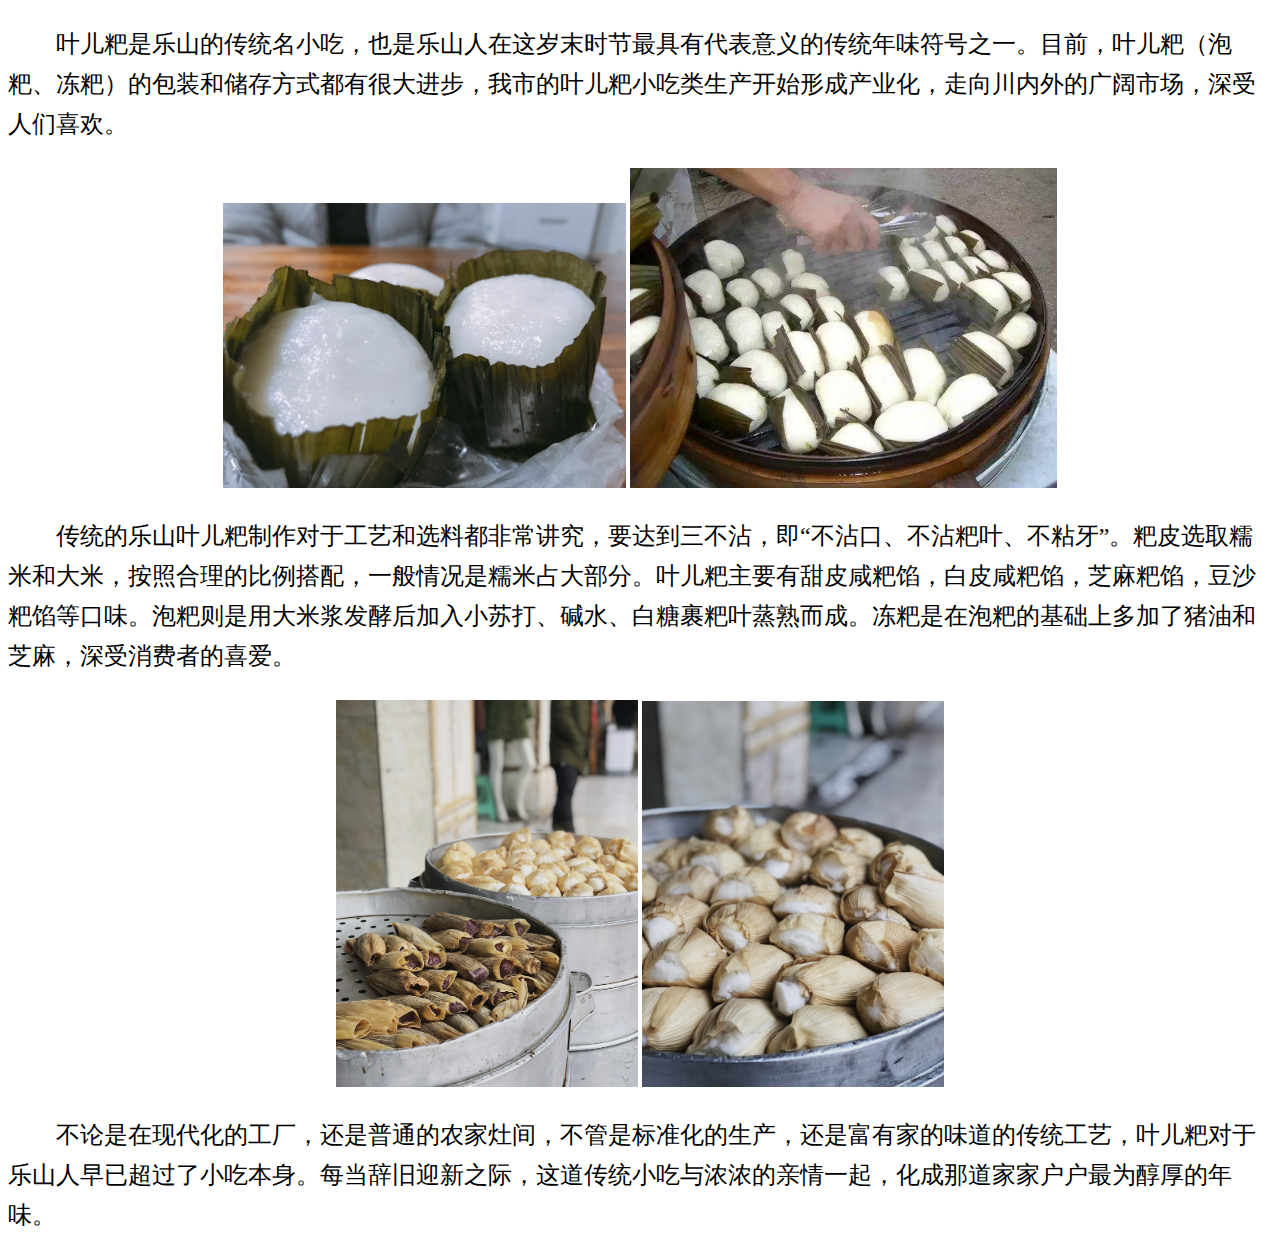
<file: css/201820140309-lili-0613.html>
<!doctype html>
<html lang="zh">
<head>
<meta charset="utf-8">
<title>叶儿粑</title>
	<style>
	<!--
	.text{text-indent:2em;
		 font-family: "KaiTi" ;
	     font-size: 24px;
		 line-height: 40px;
		}/*内容文本的样式*/
	.background{/*width: 750px;*/
		margin:0 auto;
		background-color:#ffffff;
		/*padding:10px;*/
		}/*背景样式*/
	
		.backgroundphoto{width: 160px;
		height: 90px;
		background-image:url("images/叶儿粑4.jpg");
		background-repeat: no-repeat;
		}
	-->
	</style>
</head>

<body>
	
<div class="background">
	<p class="text">叶儿粑是乐山的传统名小吃，也是乐山人在这岁末时节最具有代表意义的传统年味符号之一。目前，叶儿粑（泡粑、冻粑）的包装和储存方式都有很大进步，我市的叶儿粑小吃类生产开始形成产业化，走向川内外的广阔市场，深受人们喜欢。 </p>
	<p style="text-align: center">
		<img src="../image/201820140309-lili-0623.JPG" width="403.2" height="284.6" alt=""/>
		<img src="../image/201820140309-lili-0622.JPG" width="426.7" height="320" alt=""/></p>
<p class="text">传统的乐山叶儿粑制作对于工艺和选料都非常讲究，要达到三不沾，即“不沾口、不沾粑叶、不粘牙”。粑皮选取糯米和大米，按照合理的比例搭配，一般情况是糯米占大部分。叶儿粑主要有甜皮咸粑馅，白皮咸粑馅，芝麻粑馅，豆沙粑馅等口味。泡粑则是用大米浆发酵后加入小苏打、碱水、白糖裹粑叶蒸熟而成。冻粑是在泡粑的基础上多加了猪油和芝麻，深受消费者的喜爱。 </p>
	<p style="text-align: center">
		<img src="../image/201820140309-lili-0624.JPG" width="302.4" height="387.3" alt=""/>
		<img src="../image/201820140309-lili-0625.JPG" width="302.4" height="386.3" alt=""/></p>
	<p class="text">不论是在现代化的工厂，还是普通的农家灶间，不管是标准化的生产，还是富有家的味道的传统工艺，叶儿粑对于乐山人早已超过了小吃本身。每当辞旧迎新之际，这道传统小吃与浓浓的亲情一起，化成那道家家户户最为醇厚的年味。 </p><!--正文-->
</div>
		
</body>
</html>
</file>
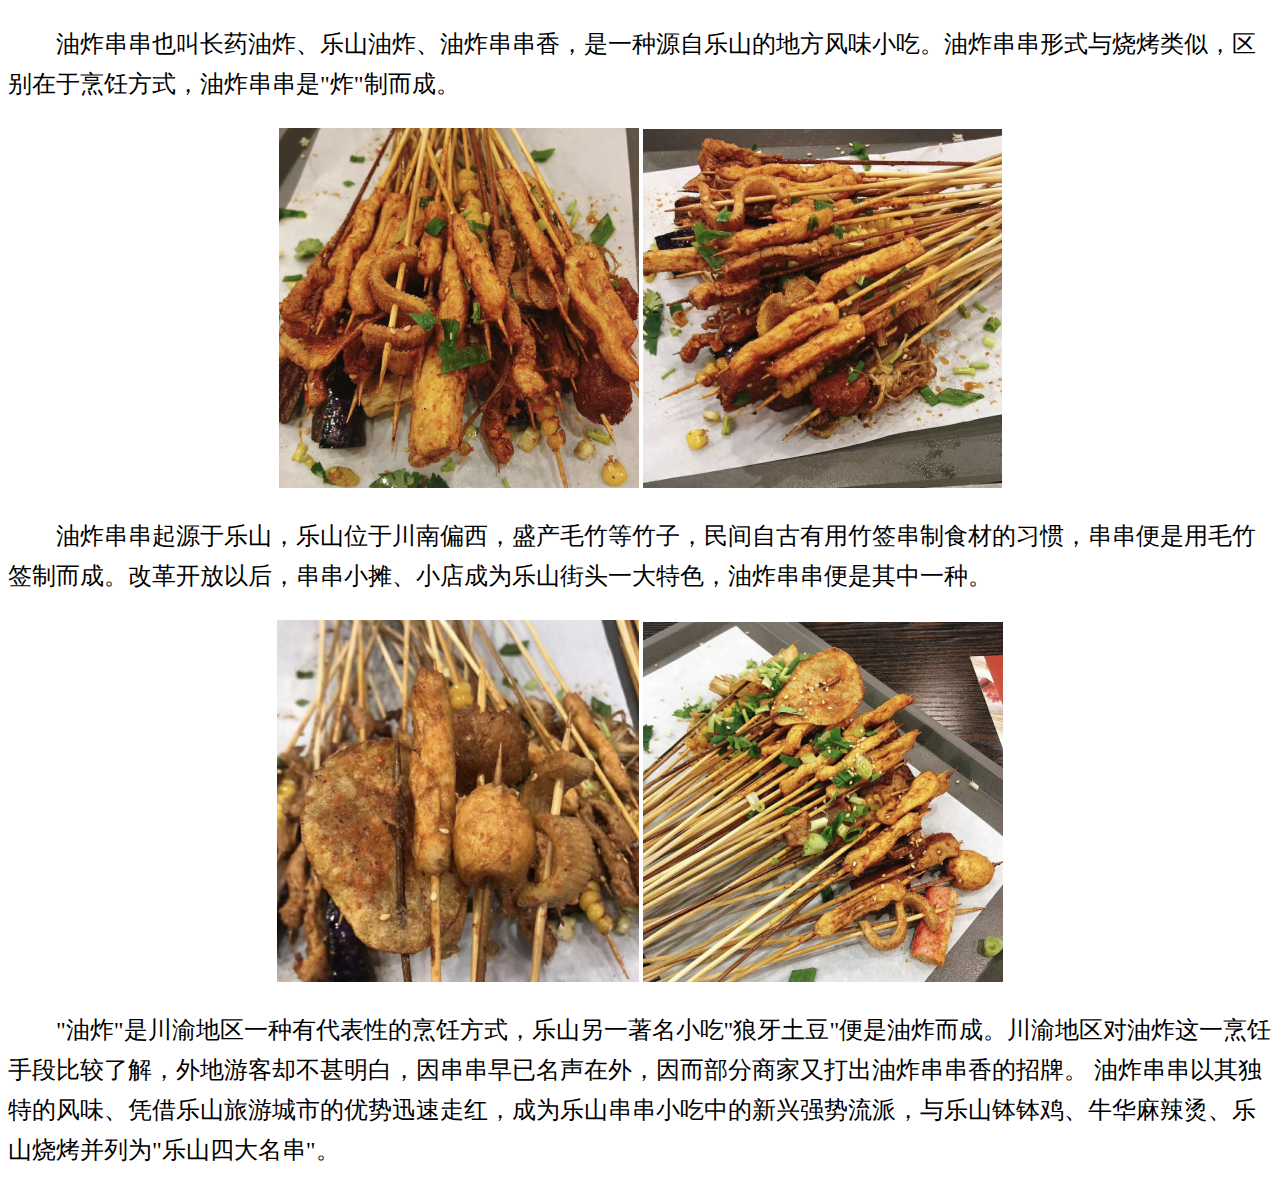
<file: css/201820140309-lili-0614.html>
<!doctype html>
<html lang="zh">
<head>
<meta charset="utf-8">
<title>油炸串串</title>
	<style>
	<!--
	.text{text-indent:2em;
		 font-family: "KaiTi" ;
	     font-size: 24px;
		 line-height: 40px;
		}/*内容文本的样式*/
	.background{/*width: 750px;*/
		margin:0 auto;
		background-color:#ffffff;
		/*padding:10px;*/
		}/*背景样式*/
	
		
	-->
	</style>
</head>

<body>
	
<div class="background">
	<p class="text">油炸串串也叫长药油炸、乐山油炸、油炸串串香，是一种源自乐山的地方风味小吃。油炸串串形式与烧烤类似，区别在于烹饪方式，油炸串串是"炸"制而成。</p>
	<p style="text-align: center">
		<img src="../image/201820140309-lili-0626.JPG" width="360" height="360" alt=""/>
		<img src="../image/201820140309-lili-0627.JPG" width="359" height="359" alt=""/></p>
<p class="text">油炸串串起源于乐山，乐山位于川南偏西，盛产毛竹等竹子，民间自古有用竹签串制食材的习惯，串串便是用毛竹签制而成。改革开放以后，串串小摊、小店成为乐山街头一大特色，油炸串串便是其中一种。</p>
	<p style="text-align: center">
		<img src="../image/201820140309-lili-0628.JPG" width="362.4" height="362.4" alt=""/>
		<img src="../image/201820140309-lili-0629.JPG" width="360" height="360" alt=""/></p>
	<p class="text">"油炸"是川渝地区一种有代表性的烹饪方式，乐山另一著名小吃"狼牙土豆"便是油炸而成。川渝地区对油炸这一烹饪手段比较了解，外地游客却不甚明白，因串串早已名声在外，因而部分商家又打出油炸串串香的招牌。
油炸串串以其独特的风味、凭借乐山旅游城市的优势迅速走红，成为乐山串串小吃中的新兴强势流派，与乐山钵钵鸡、牛华麻辣烫、乐山烧烤并列为"乐山四大名串"。</p><!--正文-->
</div>
		
</body>
</html>
</file>
